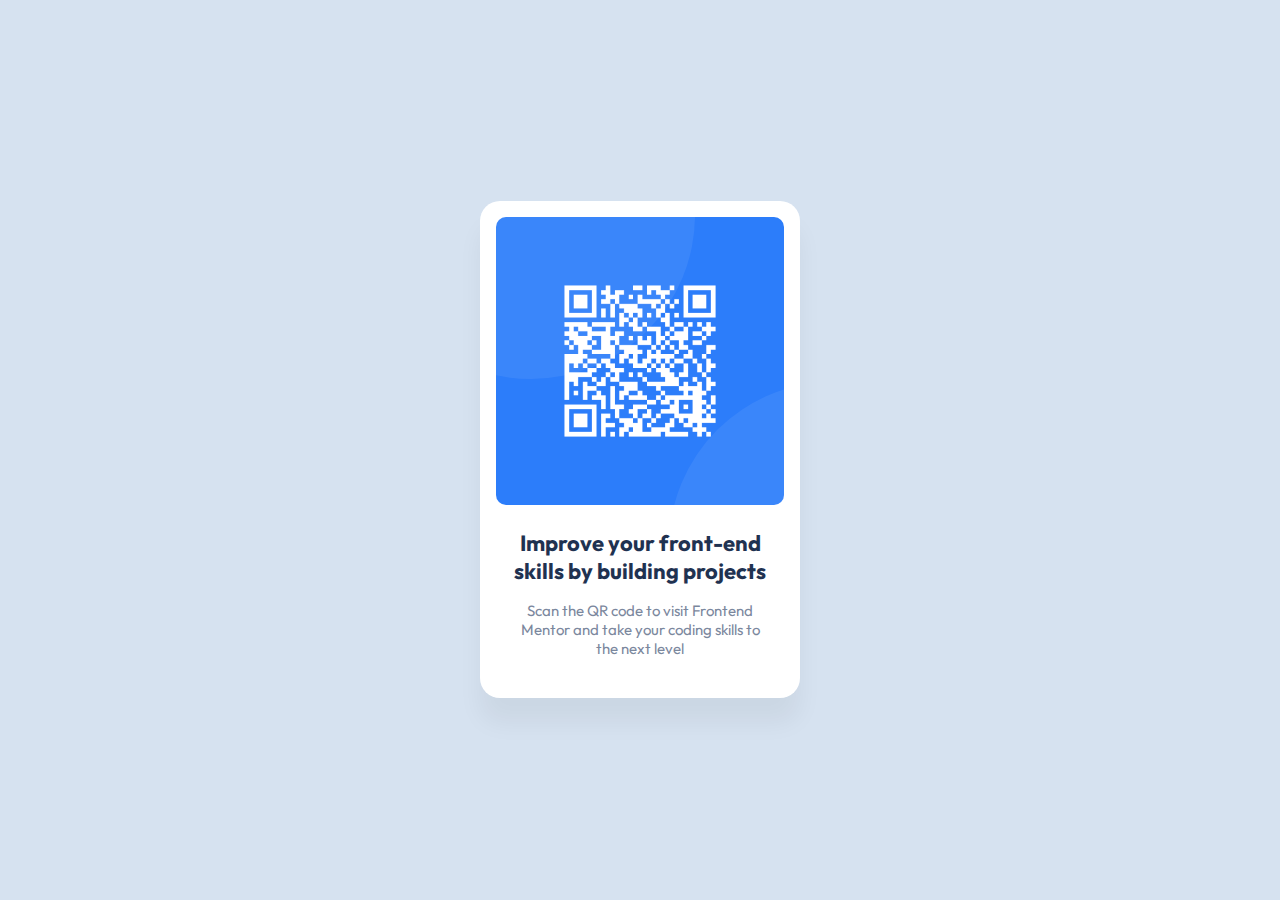
<file: qr_code_component/index.html>
<!DOCTYPE html>
<html lang="en">

<head>
	<title>QR Code</title>
	<meta charset="UTF-8">
	<meta name="format-detection" content="telephone=no">
	<!-- <style>body{opacity: 0;}</style> -->
	<link rel="stylesheet" href="css/style.min.css?_v=20240522195914">
	<link rel="shortcut icon" href="favicon.ico">
	<!-- <meta name="robots" content="noindex, nofollow"> -->
	<meta name="viewport" content="width=device-width, initial-scale=1.0">
</head>

<body>
	<div class="wrapper">
		<header class="header">
			<div class="header__container">
			</div>
		</header>
		<main class="page">
			<section class="page__qrcode qrcode">
				<div class="qrcode__container">
					<article class="qrcode__item item-qrcode">
						<div class="item-qrcode__image">
							<img src="img/qr-code.png" alt="qrcode">
						</div>
						<div class="item-qrcode__body">
							<h2 class="item-qrcode__title">
								Improve your front-end skills by building projects
							</h2>
							<p class="item-qrcode__text">
								Scan the QR code to visit Frontend Mentor and take your coding skills to the next level
							</p>
						</div>
					</article>
				</div>
			</section>
		</main>
		<footer class="footer">
			<div class="footer__container">
			</div>
		</footer>
	</div>
	<script src="js/app.min.js?_v=20240522195914"></script>
</body>

</html>
</file>
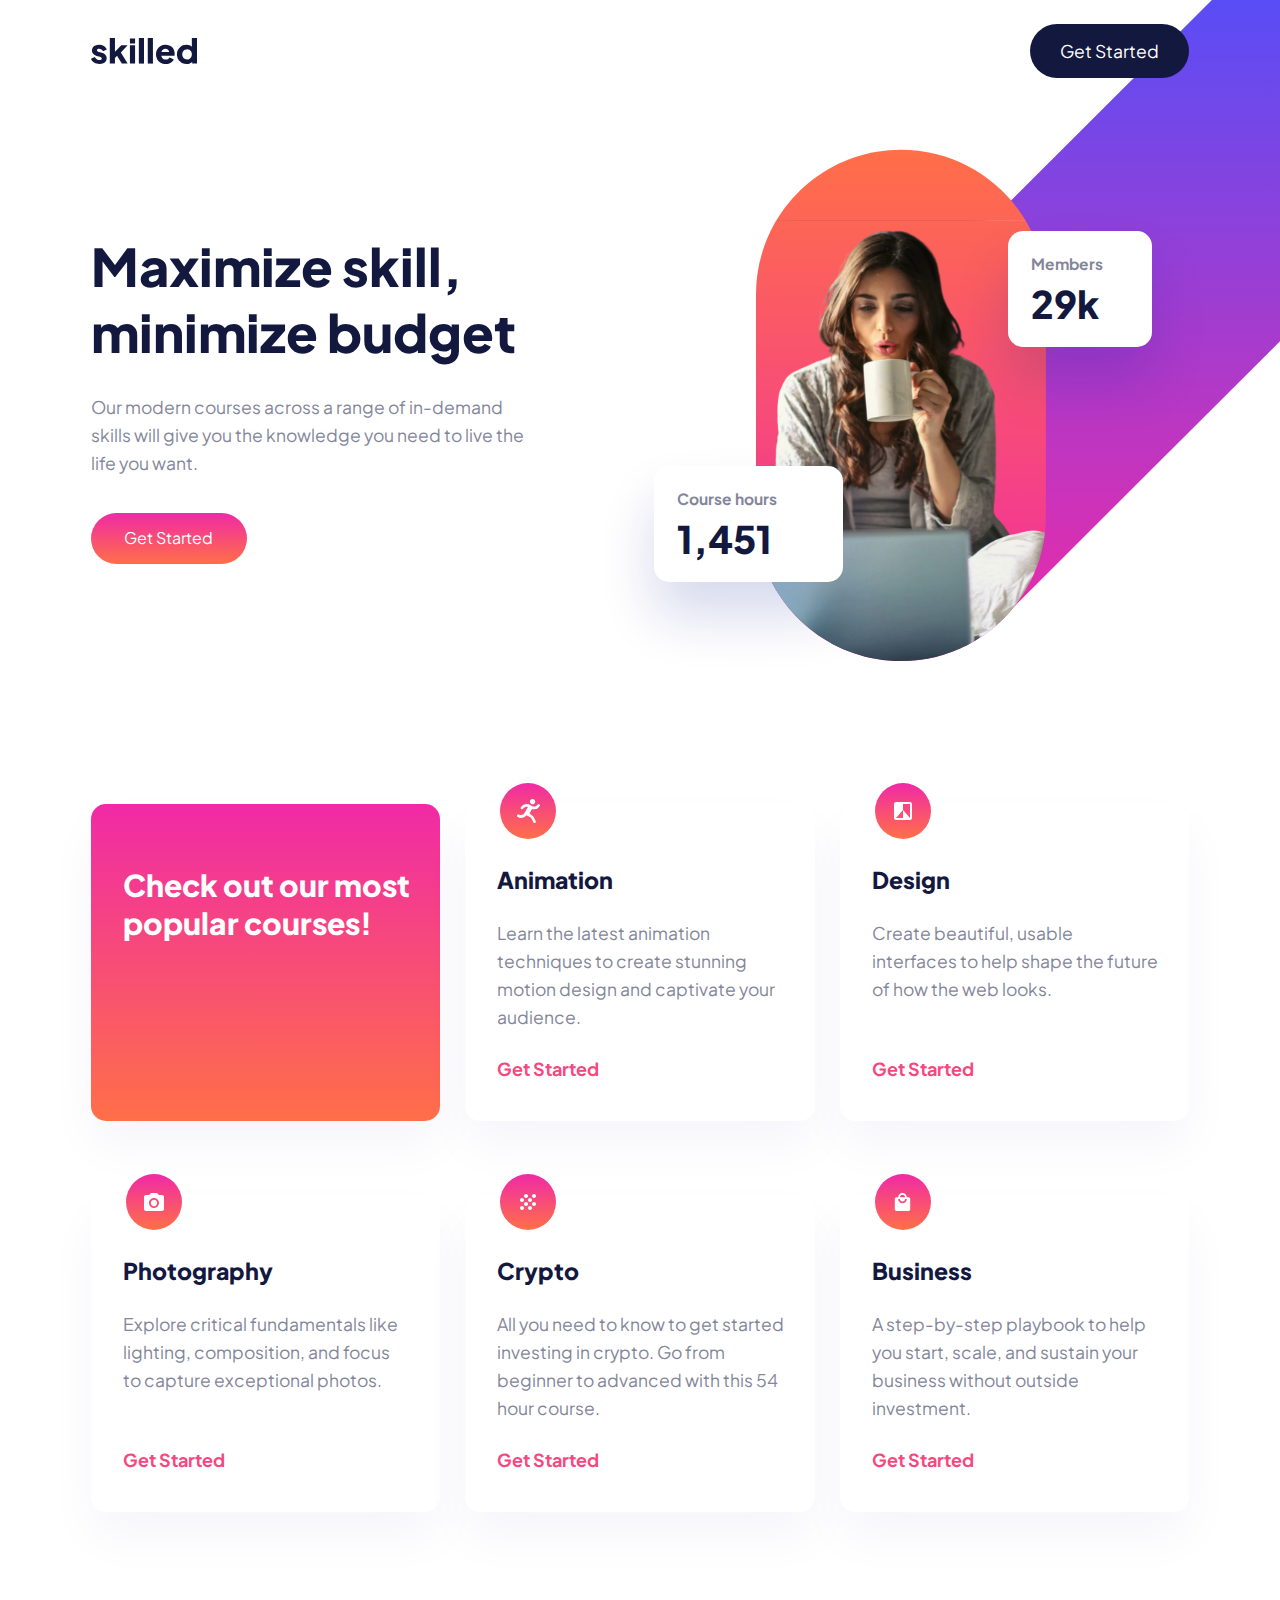
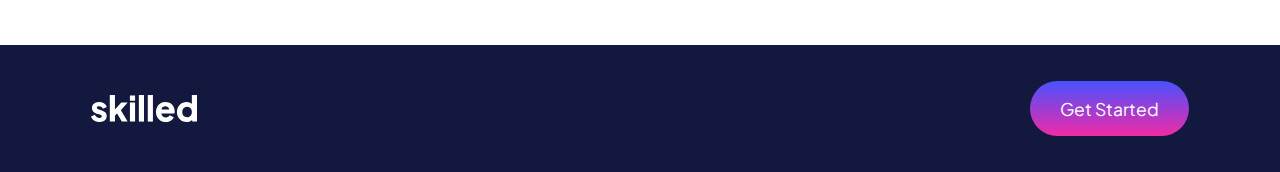
<file: skilled-lp/index.html>
<!DOCTYPE html>
<html lang="en">

<head>
	<title>Skilled</title>
	<meta charset="UTF-8">
	<meta name="format-detection" content="telephone=no">
	<!-- <style>body{opacity: 0;}</style> -->
	<link rel="stylesheet" href="css/style.min.css?_v=20240729124201">
	<link rel="shortcut icon" href="favicon.ico">
	<!-- <meta name="robots" content="noindex, nofollow"> -->
	<meta name="viewport" content="width=device-width, initial-scale=1.0">
</head>

<body>
	<div class="wrapper">
		<header class="header">
			<div class="header__container">
				<div class="header__logo"><img src="img/logo.svg" alt="logo"></div>
				<a href="" class="header__button button button--blue text text--medium">Get Started</a>
			</div>
		</header>
		<main class="page">
			<section class="page__content content">
				<div class="page__container">
					<div class="content__body">
						<div class="content__action">
							<h1 class="content__title title title--h1">
								Maximize skill, minimize budget
							</h1>
							<p class="content__text text text--medium">
								Our modern courses across a range of in-demand skills will
								give you the knowledge you need to live the life you want.
							</p>
							<a href="https://www.upwork.com/freelancers/~01a75a9a5d09ef15a6" target="_blank" class="content__button button button--gradient-pink">Get Started</a>
						</div>
						<div class="content__media">
							<div class="content__image">
								<img id="responsive-img" src="img/main-img.svg" alt="main">
							</div>
							<div class="content__label label label--1">
								<div class="label__text text text--small">Members</div>
								<div class="label__count title title--h2">29k</div>
							</div>
							<div class="content__label label label--2">
								<div class="label__text text text--small">Course hours</div>
								<div class="label__count title title--h2">1,451</div>
							</div>
						</div>
					</div>
				</div>
			</section>
			<section class="page__cards cards">
				<div class="cards__container">
					<div class="cards__items">
						<article class="cards__item item__card card card--gradient-pink">
							<h2 class="card__title title title--white title--h3">
								Check out our most popular courses!
							</h2>
						</article>
						<article class="cards__item item__card card card--animation">
							<div class="card__content">
								<h3 class="card__title title title--h4">Animation</h3>
								<p class="card__text text text--medium">Learn the latest animation techniques to create
									stunning motion design and captivate your audience.</p>
							</div>
							<a href="https://www.upwork.com/freelancers/~01a75a9a5d09ef15a6" target="_blank" target="_blank" class="card__link">Get Started</a>
						</article>
						<article class="cards__item item__card card  card--design">
							<div class="card__content">
								<h3 class="card__title title title--h4">Design</h3>
								<p class="card__text text text--medium">Create beautiful, usable interfaces to help shape the
									future
									of how the web looks.</p>
							</div>
							<a href="https://www.upwork.com/freelancers/~01a75a9a5d09ef15a6" target="_blank" class="card__link">Get Started</a>
						</article>
						<article class="cards__item item__card card card--photography">
							<div class="card__content">
								<h3 class="card__title title title--h4">Photography</h3>
								<p class="card__text text text--medium">Explore critical fundamentals like lighting,
									composition,
									and
									focus to capture exceptional photos.</p>
							</div>
							<a href="https://www.upwork.com/freelancers/~01a75a9a5d09ef15a6" target="_blank" class="card__link">Get Started</a>
						</article>
						<article class="cards__item item__card card card--crypto">
							<div class="card__content">
								<h3 class="card__title title title--h4">Crypto</h3>
								<p class="card__text text text--medium">All you need to know to get started investing in crypto.
									Go
									from beginner to advanced with this 54 hour course.</p>
							</div>
							<a href="https://www.upwork.com/freelancers/~01a75a9a5d09ef15a6" target="_blank" class="card__link">Get Started</a>
						</article>
						<article class="cards__item item__card card  card--business">
							<div class="card__content">
								<h3 class="card__title title title--h4">Business</h3>
								<p class="card__text text text--medium">A step-by-step playbook to help you start, scale, and
									sustain
									your business without outside investment.</p>
							</div>
							<a href="https://www.upwork.com/freelancers/~01a75a9a5d09ef15a6" target="_blank" class="card__link">Get Started</a>
						</article>
					</div>
				</div>
			</section>
		</main>
		<footer class="footer">
			<div class="footer__container">
				<a href="#" class="footer__logo"><img src="img/logo-white.svg" alt="logo"></a>
				<a href="" class="footer__button button button--gradient-purple text text--medium">Get Started</a>
			</div>
		</footer>
	</div>
	<!-- Документація: https://template.fls.guru/template-docs/modul-preloader.html -->
	<div id="fls-preloader">
		<!-- Скріпт прелоадера -->
		<script>
			function preloader() {
				const preloaderImages = document.querySelector('[data-preloader]') ? document.querySelectorAll('[data-preloader] img') : document.querySelectorAll('img');
				const preloaderContainer = document.querySelector('#fls-preloader');
				if (preloaderImages.length) {
					const preloaderStyleTemplate = `
                <style>
                    * {
                        padding: 0px;
                        margin: 0px;
                        border: 0px;
                        box-sizing: border-box;
                    }
                    /* Головний блок */
                    .fls-preloader{
                        pointer-events: none;
                        z-index: -1;
                        position: fixed;
                        width: 100%;
                        height: 100%;
                        top: 0;
                        left: 0;
								
                        display: flex;
								flex-direction: column;
                        justify-content:center;
                        align-items: center;
                    }

						.fls-preloader__logo {
							margin-bottom: 5px;
						}

						.progress {
							height: 4.5px;
							width: 145.6px;
							background: linear-gradient(#666ca3 0 0),
								linear-gradient(#666ca3 0 0),
								#f74780;
							background-size: 60% 100%;
							background-repeat: no-repeat;
							animation: progress-7x9cg2 3s infinite;
						}

						@keyframes progress-7x9cg2 {
							0% {
								background-position: -150% 0,-150% 0;
							}

							66% {
								background-position: 250% 0,-150% 0;
							}

							100% {
								background-position: 250% 0, 250% 0;
							}
						}

                    .lock body{
                        overflow: hidden;
                        touch-action: none;
                        overscroll-behavior: none;
                    }
                    .loading body>*:not(.fls-preloader){
                        opacity: 0;
                        visibility: hidden;
                    }
                    .loaded body>*:not(.fls-preloader){
                        transition: opacity 0.5s ease 0s;
                        opacity: 1;
                        visibility: visible;
                    }
                </style>`;

					document.head.insertAdjacentHTML("beforeend", preloaderStyleTemplate);

					const preloaderTemplate = `
                    <div class="fls-preloader">
						  		<div class="fls-preloader__logo"><img src="img/logo.svg" alt="logo"></div>
                        <div class="progress"></div>
                    </div>`;
					document.body.insertAdjacentHTML("beforeend", preloaderTemplate);

					const
						preloader = document.querySelector('.fls-preloader'),
						htmlDocument = document.documentElement;

					let imagesLoadedCount = progress = 0;

					htmlDocument.classList.add('loading');
					htmlDocument.classList.add('lock');

					preloaderImages.forEach(preloaderImage => {
						const imgClone = document.createElement('img');
						if (imgClone) {
							imgClone.onload = imageLoaded;
							imgClone.onerror = imageLoaded;
							preloaderImage.dataset.src ? imgClone.src = preloaderImage.dataset.src : imgClone.src = preloaderImage.src;
						}
					});

					function imageLoaded() {
						imagesLoadedCount++;
						progress = Math.round((100 / preloaderImages.length) * imagesLoadedCount);
						if (progress >= 100) {
							addLoadedClass();
						}
					}

					function addLoadedClass() {
						htmlDocument.classList.add('loaded');
						htmlDocument.classList.remove('lock');
						htmlDocument.classList.remove('loading');
						setTimeout(() => {
							preloader.remove();
							preloaderContainer.remove();
						}, 500);
					}
				} else {
					preloaderContainer.remove();
				}
			}
			preloader();
		</script>
	</div>
	<script src="js/app.min.js?_v=20240729124201"></script>
</body>

</html>
</file>
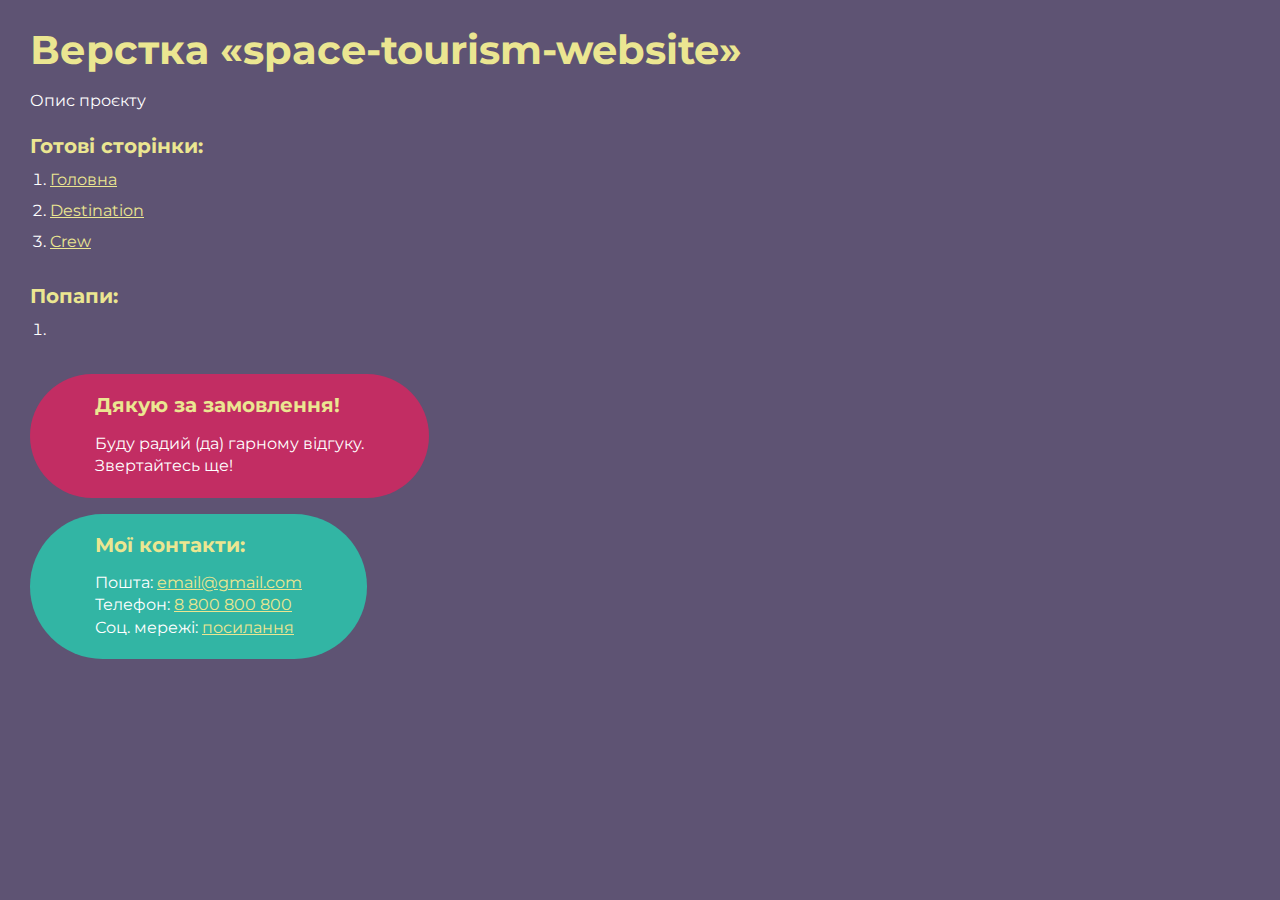
<file: space-tourism-website/index.html>
<!DOCTYPE html>
<html>

<head>
	<meta charset="UTF-8">
	<meta name="viewport" content="width=device-width, initial-scale=1.0">
	<title>Верстка «space-tourism-website»</title>
</head>

<body>
	<div class="rootpage">
		<h1>Верстка «space-tourism-website»</h1>
		<div class="rootpage__info">
			Опис проєкту
		</div>
		<h2>Готові сторінки:</h2>
		<ol class="rootpage__list">
			<li><a target="_blank" href="home.html">Головна</a></li>
			<li><a target="_blank" href="destination.html">Destination</a></li>
			<li><a target="_blank" href="crew.html">Crew</a></li>
		</ol>
		<h2>Попапи:</h2>
		<ol class="rootpage__list">
			<li><a target="_blank" href="home.html#"></a></li>
		</ol>
		<div class="rootpage__tnx">
			<h2>Дякую за замовлення!</h2>
			<p>Буду радий (да) гарному відгуку.</p>
			<p>Звертайтесь ще!</p>
		</div>
		<div class="rootpage__contacts">
			<h2>Мої контакти:</h2>
			<p>Пошта: <a href="mailto:email@gmail.com">email@gmail.com</a></p>
			<p>Телефон: <a href="tel:8800800800">8 800 800 800</a></p>
			<p>Соц. мережі: <a href="">посилання</a></p>
		</div>
	</div>
</body>
<style>
	@charset "UTF-8";
	@import url("https://fonts.googleapis.com/css?family=Montserrat:regular,700&display=swap");

	*,
	*::before,
	*::after {
		padding: 0px;
		margin: 0px;
		border: 0px;
		box-sizing: border-box;
	}

	html,
	body {
		height: 100%;
		margin: 0;
		padding: 0;
		min-width: 320px;
		width: 100%;
		color: #fff;
		background-color: #5e5373;
	}

	body {
		font-family: Montserrat;
		font-size: 100%;
		line-height: 1;
		font-size: 1rem;
	}

	a {
		text-decoration: underline;
		color: #ebe691
	}

	a:visited {
		text-decoration: underline;
		color: #aaa768;
	}

	a:hover {
		text-decoration: none;
	}

	ul li {
		list-style: none;
	}

	img {
		vertical-align: top;
	}

	.wrapper {
		width: 100%;
		min-height: 100%;
		overflow: hidden;
	}

	.rootpage {
		padding: 30px;
		display: flex;
		flex-direction: column;
		align-items: flex-start;
	}

	@media (max-width: 767px) {
		.rootpage {
			padding: 30px 15px;
		}
	}

	h1 {
		color: #ebe691;
		font-size: 2.5rem;
		margin: 0px 0px 1.25rem 0px;
	}

	@media (max-width: 767px) {
		h1 {
			font-size: 1.85rem;
			margin: 0px 0px 1.25rem 0px;
		}
	}

	h2 {
		color: #ebe691;
		font-size: 1.25rem;
		margin: 0px 0px 1rem 0px;
	}

	@media (max-width: 767px) {
		h2 {
			font-size: 1.125rem;
			margin: 0px 0px 1rem 0px;
		}
	}

	.rootpage__info {
		line-height: 140%;
		margin: 0px 0px 1.5rem 0px;
	}

	.rootpage__list {
		margin: 0px 0px 2.25rem 1.25rem;
	}

	.rootpage__list li:not(:last-child) {
		margin: 0px 0px 15px 0px;
	}

	.rootpage__contacts,
	.rootpage__tnx {
		border-radius: 200px;
		padding: 20px 65px;
		line-height: 140%;
	}

	@media (max-width: 767px) {

		.rootpage__contacts,
		.rootpage__tnx {
			border-radius: 40px;
			padding: 20px;
		}
	}

	.rootpage__contacts {
		background: #32b5a4;

	}

	.rootpage__contacts a {
		color: #ebe691;
	}

	.rootpage__tnx {
		background: #c22d63;
		margin: 0px 0px 1rem 0px;
	}
</style>

</html>
</file>
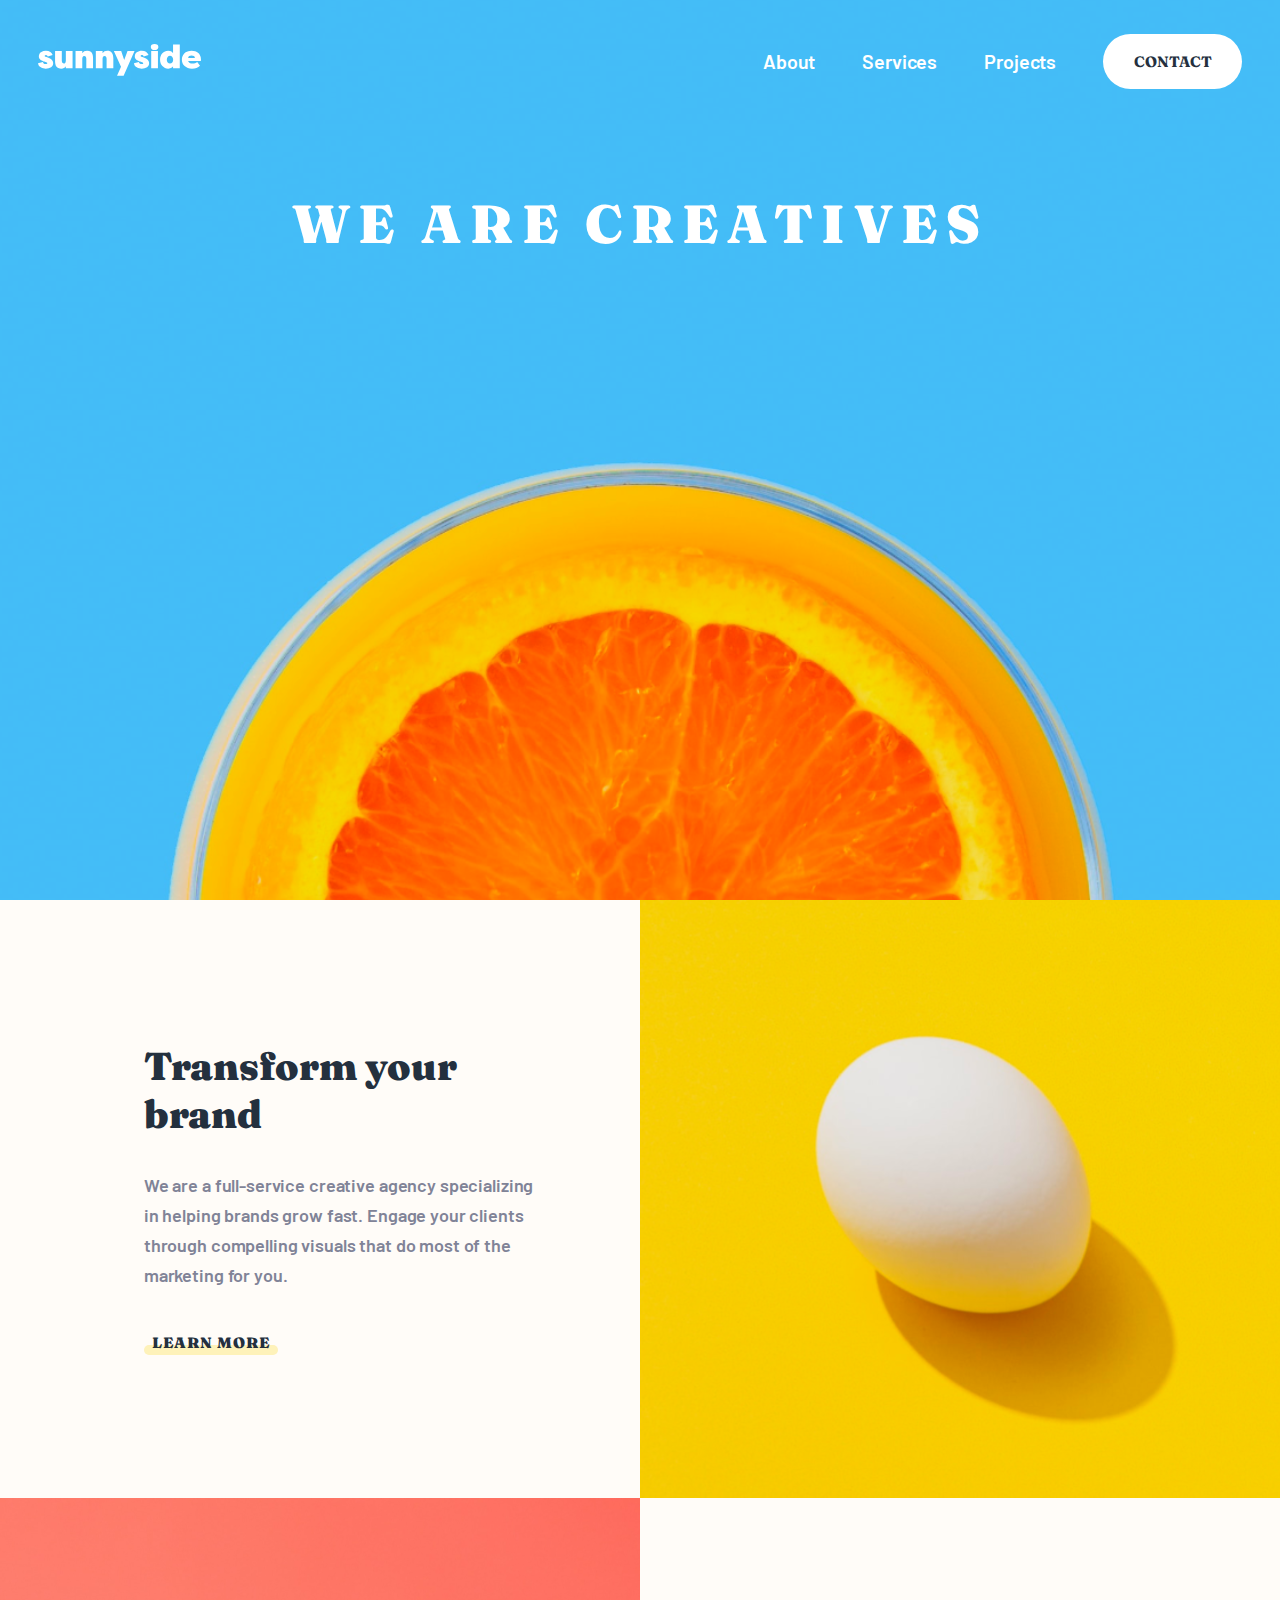
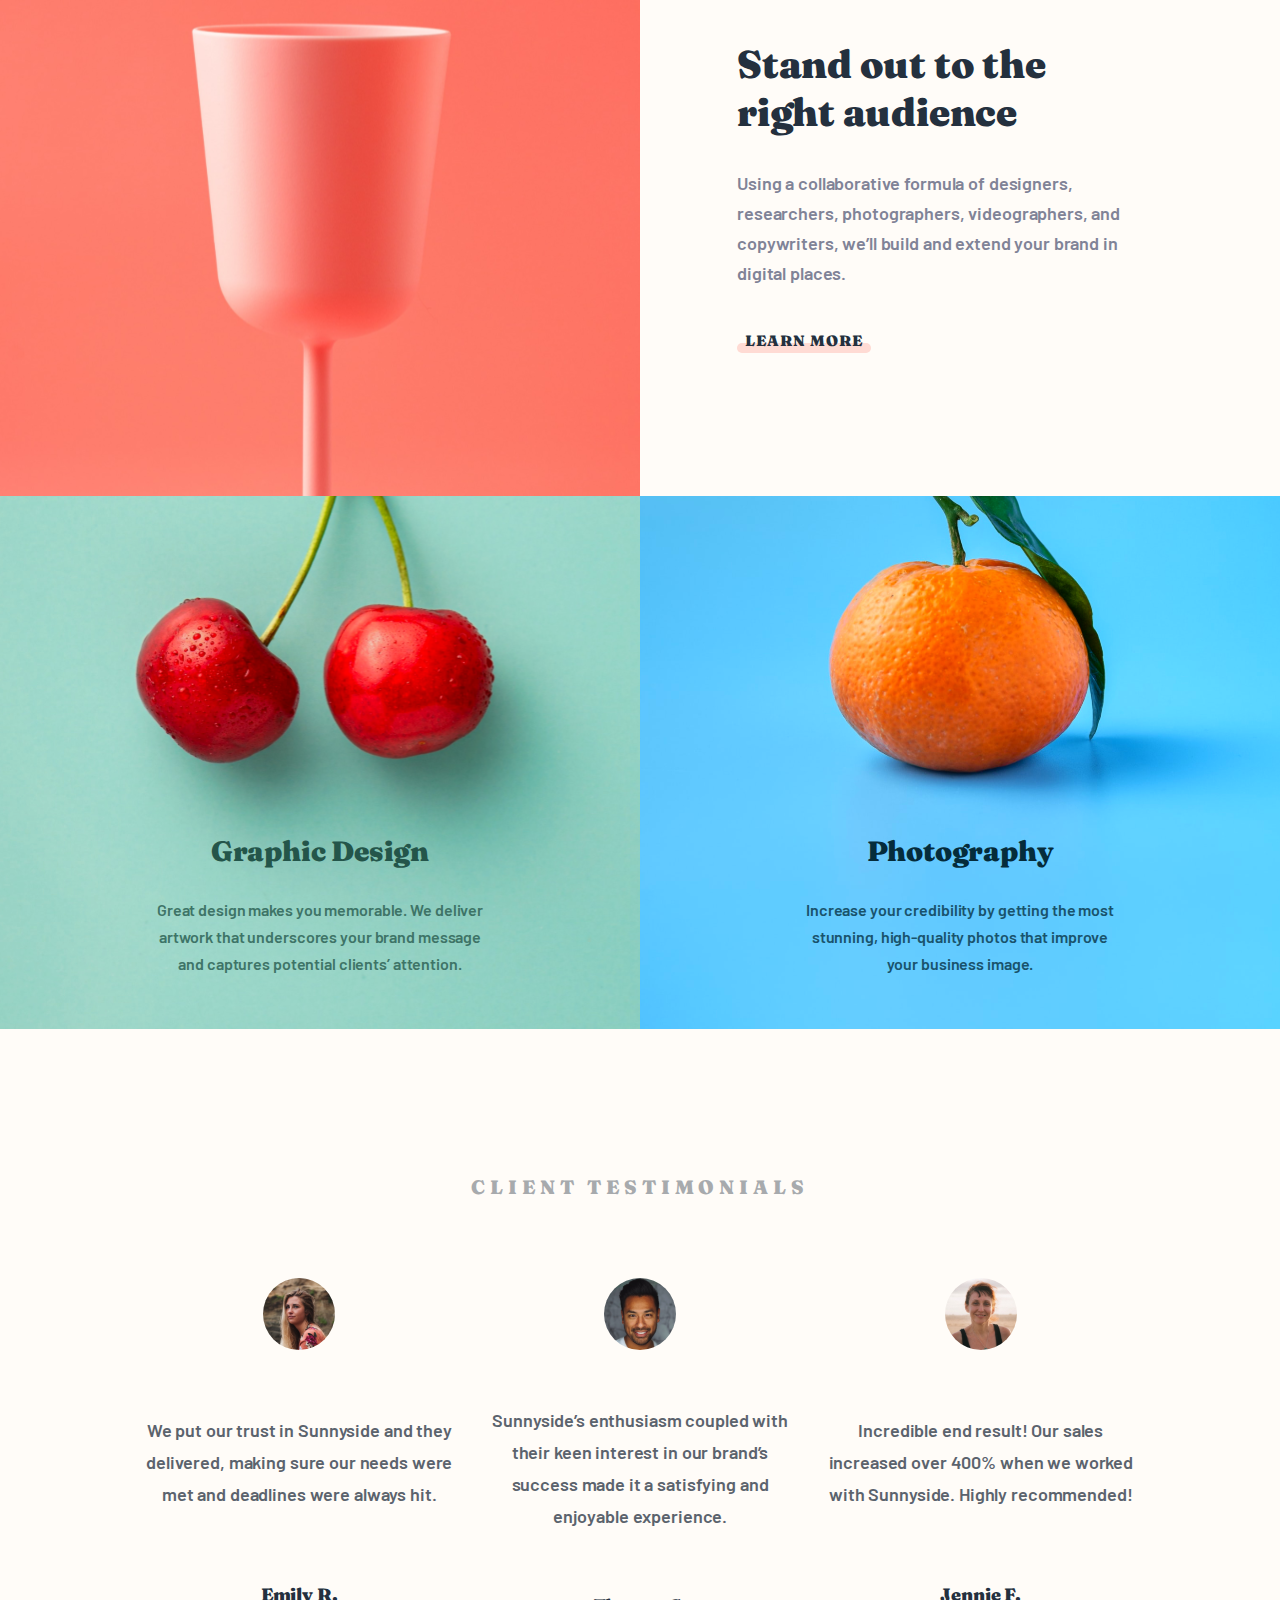
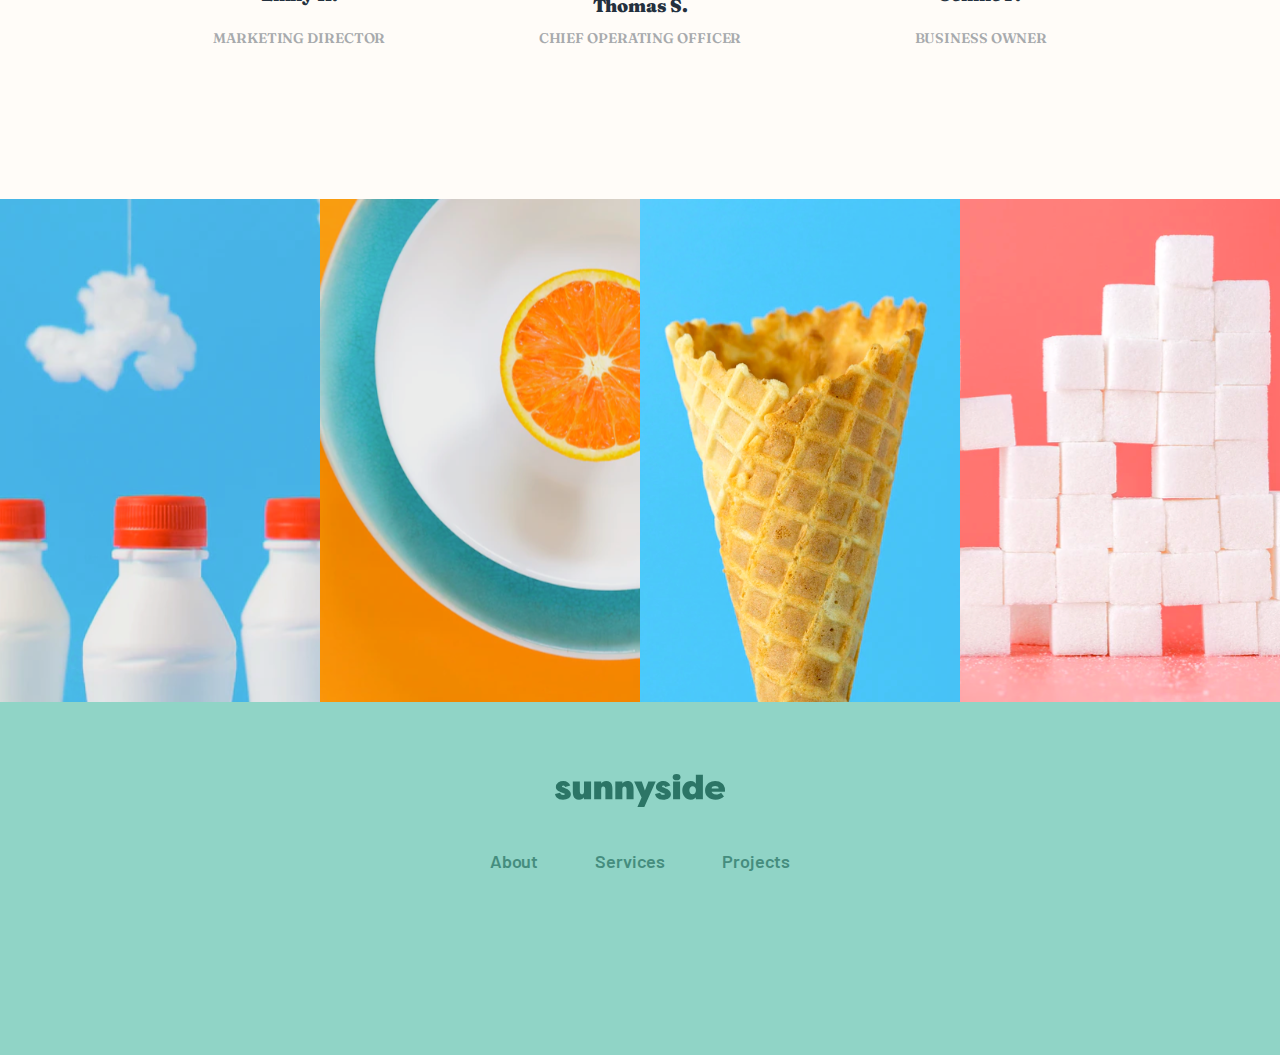
<file: sunnyside-agency-lp/index.html>
<!DOCTYPE html>
<html lang="en">

<head>
	<title>Sunnyside Agancy</title>
	<meta charset="UTF-8">
	<meta name="format-detection" content="telephone=no">
	<!-- <style>body{opacity: 0;}</style> -->
	<link rel="stylesheet" href="css/style.min.css?_v=20240802194217">
	<link rel="shortcut icon" href="favicon.ico">
	<link rel="stylesheet" href="https://i.icomoon.io/public/temp/404debad56/Frontend/style.css?_v=20240802194217">
	<!-- <meta name="robots" content="noindex, nofollow"> -->
	<meta name="viewport" content="width=device-width, initial-scale=1.0">
</head>

<body>
	<div class="wrapper">
		<header class="header">
			<div class="header__container">
				<div class="header__main">
					<a href="https://www.upwork.com/freelancers/~01a75a9a5d09ef15a6" class="header__logo">
						<svg width="170.000000" height="33.000000" viewBox="0 0 170 33" fill="none"
							xmlns="http://www.w3.org/2000/svg" xmlns:xlink="http://www.w3.org/1999/xlink">
							<desc>
								Created with Pixso.
							</desc>
							<defs />
							<path id="sunnyside"
								d="M13.6494 24.2375Q11.4314 25.7236 8.05322 25.7236Q3.69849 25.7236 1.65601 23.5504Q0.369141 22.1815 0 19.9503L5.11865 18.7888Q5.3291 19.7528 5.92456 20.2917Q6.67944 20.9751 8.05322 20.9751Q9.35742 20.9751 9.64429 20.4348Q9.72534 20.2825 9.72534 20.0869Q9.72534 19.9089 9.65088 19.771Q9.59692 19.6708 9.50342 19.5917C9.35571 19.4663 9.03149 19.3126 8.53101 19.1305L6.48364 18.3789L5.90332 18.174C5.4939 18.0372 5.16968 17.9177 4.93091 17.8152C4.69214 17.7128 4.34521 17.5476 3.89014 17.3198C3.43506 17.0922 3.05981 16.8473 2.76392 16.5854C2.46826 16.3235 2.16113 16.016 1.84277 15.6631Q1.71167 15.5177 1.59839 15.3595L1.59839 15.3595Q1.29932 14.9413 1.12598 14.4332C0.966797 13.9663 0.887207 13.4596 0.887207 12.9131Q0.887207 11.6232 1.3877 10.5715Q1.90796 9.47852 2.96875 8.64282Q3.23486 8.43323 3.51831 8.25037L3.51831 8.25037Q5.45166 7.00305 8.1897 7.00305Q11.0806 7.00305 12.9387 8.38831Q14.4585 9.52124 15.2874 11.5807L10.2031 13.0155Q9.78662 12.14 9.10327 11.7987Q8.66675 11.5807 8.12158 11.5807Q7.40649 11.5807 7.14551 11.9249Q6.99536 12.1229 6.99536 12.4348C6.99536 12.6398 7.08643 12.8105 7.26831 12.9473Q7.54126 13.1522 8.1897 13.3572L10.1689 14.177C13.8542 15.4524 15.7539 17.3655 15.8677 19.9161Q15.8677 21.5255 15.1528 22.7002Q14.6086 23.5951 13.6494 24.2375ZM27.4961 24.7697Q26.1001 25.7236 24.0525 25.7236Q21.6221 25.7236 20.1375 24.5386Q17.8079 22.679 17.8079 17.9006L17.8079 7.37891L24.8372 7.37891L24.8372 17.2174Q24.8372 19.2659 25.7976 19.9342Q26.2627 20.2578 26.9529 20.2578Q27.6172 20.2578 28.0696 19.9481Q29.0344 19.2875 29.0344 17.2174L29.0344 7.37891L36.064 7.37891L36.064 25.3478L29.0344 25.3478L29.0344 23.1273Q28.4028 24.1498 27.4961 24.7697ZM46.1938 15.5093L46.1938 25.3478L39.1643 25.3478L39.1643 7.37891L46.1938 7.37891L46.1938 9.59937C47.2632 7.86853 48.9238 7.00305 51.176 7.00305Q53.6064 7.00305 55.0908 8.18811Q57.4207 10.0479 57.4207 14.826L57.4207 25.3478L50.3911 25.3478L50.3911 15.5093C50.3911 13.4824 49.6858 12.469 48.2754 12.469Q47.6111 12.469 47.1589 12.7786Q46.1938 13.4392 46.1938 15.5093ZM67.3457 15.5093L67.3457 25.3478L60.3164 25.3478L60.3164 7.37891L67.3457 7.37891L67.3457 9.59937C68.415 7.86853 70.0757 7.00305 72.3279 7.00305C76.491 7.00305 78.5725 9.61072 78.5725 14.826L78.5725 25.3478L71.543 25.3478L71.543 15.5093C71.543 13.4824 70.8379 12.469 69.4272 12.469C68.0396 12.469 67.3457 13.4824 67.3457 15.5093ZM100.714 7.37891L89.3167 33L82.4236 33L86.5867 23.6056L79.1135 7.37891L86.7915 7.37891L89.8967 16.5684L93.3774 7.37891L100.714 7.37891ZM113.71 24.2375C112.232 25.2283 110.366 25.7236 108.114 25.7236Q103.759 25.7236 101.717 23.5504Q100.43 22.1815 100.061 19.9503L105.179 18.7888C105.498 20.2463 106.476 20.9751 108.114 20.9751C109.229 20.9751 109.786 20.6791 109.786 20.0869C109.786 19.882 109.712 19.7169 109.564 19.5917C109.417 19.4663 109.092 19.3126 108.592 19.1305L106.544 18.3789L105.964 18.174C105.555 18.0372 105.23 17.9177 104.992 17.8152C104.753 17.7128 104.406 17.5476 103.951 17.3198C103.496 17.0922 103.121 16.8473 102.825 16.5854C102.529 16.3235 102.222 16.016 101.904 15.6631Q101.772 15.5177 101.659 15.3595Q101.36 14.9414 101.187 14.4332C101.028 13.9663 100.948 13.4596 100.948 12.9131C100.948 11.1594 101.642 9.73608 103.03 8.64282C104.417 7.54968 106.157 7.00305 108.25 7.00305C111.754 7.00305 114.12 8.52893 115.348 11.5807L110.264 13.0155C109.809 12.059 109.115 11.5807 108.182 11.5807C107.432 11.5807 107.056 11.8655 107.056 12.4348C107.056 12.6398 107.147 12.8105 107.329 12.9473C107.511 13.0839 107.818 13.2205 108.25 13.3572L110.23 14.177C113.915 15.4524 115.815 17.3655 115.928 19.9161Q115.928 21.5255 115.214 22.7002Q114.669 23.5951 113.71 24.2375ZM124.489 5.39746C123.806 5.98962 122.839 6.28577 121.588 6.28577Q119.711 6.28577 118.688 5.39746C118.005 4.80542 117.664 4.05383 117.664 3.14282Q117.664 2.31824 118.007 1.67712Q118.246 1.22937 118.653 0.871094C119.313 0.290405 120.291 0 121.588 0C122.885 0 123.863 0.290405 124.523 0.871094Q124.93 1.22937 125.169 1.67712Q125.512 2.31824 125.512 3.14282Q125.512 3.84229 125.244 4.4165Q124.988 4.96399 124.489 5.39746ZM125.103 25.3478L118.073 25.3478L118.073 7.37891L125.103 7.37891L125.103 25.3478ZM139.631 24.5546Q138.149 25.7236 135.745 25.7236C133.333 25.7236 131.325 24.8411 129.722 23.076C128.118 21.311 127.316 19.0735 127.316 16.3634C127.316 13.6532 128.118 11.4156 129.722 9.65063C131.325 7.88562 133.333 7.00305 135.745 7.00305Q138.11 7.00305 139.583 8.14978Q140.341 8.73987 140.863 9.63354L140.863 0.649048L147.893 0.649048L147.893 25.3478L140.863 25.3478L140.863 23.1273Q140.358 23.9814 139.631 24.5546ZM137.656 20.3602C136.655 20.3602 135.853 19.9845 135.25 19.2329C134.647 18.4813 134.345 17.5249 134.345 16.3634C134.345 15.2019 134.641 14.2454 135.233 13.4938C135.847 12.7422 136.655 12.3665 137.656 12.3665C138.656 12.3665 139.458 12.7422 140.061 13.4938C140.664 14.2454 140.966 15.2019 140.966 16.3634C140.966 17.5249 140.664 18.4813 140.061 19.2329C139.458 19.9845 138.656 20.3602 137.656 20.3602ZM168.976 22.6149C166.974 24.6874 164.188 25.7236 160.616 25.7236C157.385 25.7236 154.821 24.8411 152.921 23.076C151.021 21.311 150.072 19.0963 150.072 16.4316C150.072 13.8354 150.97 11.6149 152.768 9.77014Q153.336 9.18652 153.991 8.72595Q156.442 7.00305 160.104 7.00305C162.993 7.00305 165.365 7.823 167.219 9.46277Q168.078 10.2228 168.672 11.1525Q170 13.2313 170 16.1583C170 16.8188 169.943 17.354 169.829 17.7639L156.624 17.7639C156.624 18.3334 157.05 18.9254 157.903 19.5404Q159.183 20.4628 161.23 20.4628C163.027 20.4628 164.643 19.882 166.076 18.7205L168.976 22.6149ZM163.653 14.5187L156.624 14.5187C156.669 13.676 157.033 13.0326 157.715 12.5885C158.398 12.1444 159.206 11.9224 160.138 11.9224C161.071 11.9224 161.878 12.1501 162.561 12.6056C163.243 13.061 163.607 13.6987 163.653 14.5187Z"
								clip-rule="evenodd" fill="#FFFFFF" fill-opacity="1.000000" fill-rule="evenodd" />
						</svg>
					</a>
					<div class="header__menu menu">
						<button type="button" class="menu__icon icon-menu"><span></span></button>
						<nav class="menu__body">
							<ul class="menu__list text text--hdft text--hdft_hd">
								<li class="menu__item"><a href="#about" class="menu__link">About</a>
								</li>
								<li class="menu__item "><a href="#services" class="menu__link">Services</a>
								</li>
								<li class="menu__item"><a href="#projects" class="menu__link">Projects</a>
								</li>
								<li class="menu__item">
									<a href="#contact" class="header__button button"><span>CONTACT</span></a>
								</li>
							</ul>
						</nav>
					</div>
				</div>

				<div class="header__content">
					<h1 class="header__title title title--h1">We are creatives</h1>
					<a href="#about" class="header__icon _icon-arrow"></a>
				</div>
			</div>
		</header>
		<main class="page">
			<section class="page__content content" id="about">
				<div class="content__container">
					<div class="content__item item-content item-content--1">
						<h2 class="item-content__title title title--h2">Transform your brand</h2>
						<p class="item-content__text text text--grey">We are a full-service creative agency specializing in
							helping brands grow fast. Engage your clients through compelling
							visuals that do most of the marketing for you.</p>
						<a href="https://www.upwork.com/freelancers/~01a75a9a5d09ef15a6" class="item-content__link item-content__link--yellow title title--link ">LEARN MORE</a>
					</div>
					<div class="content__image content__image--1">
						<img src="img/content/egg.svg" alt="egg" class="content__img">
					</div>
					<div class="content__image">
						<img src="img/content/wineglass.svg" alt="wineglass" class="content__img">
					</div>
					<div class="content__item item-content">
						<h2 class="item-content__title title title--h2">Stand out to the right audience</h2>
						<p class="item-content__text text text--grey">Using a collaborative formula of designers,
							researchers,
							photographers, videographers, and copywriters, we’ll build and
							extend your brand in digital places.</p>
						<a href="https://www.upwork.com/freelancers/~01a75a9a5d09ef15a6" class="item-content__link item-content__link--pink title title--link">LEARN MORE</a>
					</div>
					<div class="item-content__colorful colorful-item">
						<img src="img/content/cherry.svg" alt="cherry"
							class="content__img item-content__image colorful-item__image">
						<div class="colorful-item__content">
							<h3 class="colorful-item__title title title--h3 title--h3_green">Graphic Design</h3>
							<p class="colorful-item__text text text--colorful text--colorful_green">Great design makes you
								memorable. We
								deliver
								artwork that underscores your brand message and captures potential clients’
								attention.</p>
						</div>
					</div>
					<div class="item-content__colorful colorful-item">
						<img src="img/content/orange.svg" alt="orange"
							class="content__img item-content__image colorful-item__image">
						<div class="colorful-item__content">
							<h3 class="colorful-item__title title title--h3 title--h3_blue">Photography</h3>
							<p class="colorful-item__text text text--colorful text--colorful_blue">Increase your credibility
								by
								getting the
								most
								stunning, high-quality photos that improve your business image.</p>
						</div>
					</div>
				</div>
			</section>
			<section class="page__testimonials testimonials" id="services">
				<div class="testimonials__container">
					<h2 class="testimonials__title title title--h4">
						CLIENT TESTIMONIALS
					</h2>
					<div class="testimonials__items">
						<article class="testimonials__item item-testimonials">
							<img src="img/testimonials/emily.svg" alt="Photo Emily R." class="item-testimonials__image">
							<p class="item-testimonials__text text text--dark-grey">
								We put our trust in Sunnyside and they delivered, making sure our needs were met and deadlines
								were always hit.
							</p>
							<h4 class="item-testimonials__title title title--h2 title--h2_testim">
								Emily R.
							</h4>
							<p class="item-testimonials__position title title--h4 title--h4_testim">
								Marketing Director
							</p>
						</article>
						<article class="testimonials__item item-testimonials">
							<img src="img/testimonials/thomas.svg" alt="Photo Thomas S." class="item-testimonials__image">
							<p class="item-testimonials__text text text--dark-grey">
								Sunnyside’s enthusiasm coupled with their keen interest in our brand’s success made it a
								satisfying and enjoyable
								experience.
							</p>
							<h4 class="item-testimonials__title title title--h2 title--h2_testim">
								Thomas S.
							</h4>
							<p class="item-testimonials__position title title--h4 title--h4_testim">
								Chief Operating Officer
							</p>
						</article>
						<article class="testimonials__item item-testimonials">
							<img src="img/testimonials/jennie.svg" alt="Photo Jennie F." class="item-testimonials__image">
							<p class="item-testimonials__text text text--dark-grey">
								Incredible end result! Our sales increased over 400% when we worked with Sunnyside. Highly
								recommended!
							</p>
							<h4 class="item-testimonials__title title title--h2 title--h2_testim">
								Jennie F.
							</h4>
							<p class="item-testimonials__position title title--h4 title--h4_testim">
								Business Owner
							</p>
						</article>
					</div>
				</div>
			</section>
			<div class="page__bitmap bitmap" id="projects">
				<div class="bitmap__container">
					<div class="bitmap__image">
						<img src="img/bitmap/milk.svg" alt="Milk">
					</div>
					<div class="bitmap__image">
						<img src="img/bitmap/plate.svg" alt="Plate with eggs">
					</div>
					<div class="bitmap__image">
						<img src="img/bitmap/cone.svg" alt="Icecream cone">
					</div>
					<div class="bitmap__image">
						<img src="img/bitmap/sugar.svg" alt="Sugar">
					</div>
				</div>
			</div>
		</main>
		<footer class="footer" id="contact">
			<div class="footer__container">
				<a href="https://www.upwork.com/freelancers/~01a75a9a5d09ef15a6" class="footer__logo">
					<svg width="170.000000" height="33.000000" viewBox="0 0 170 33" fill="none"
						xmlns="http://www.w3.org/2000/svg" xmlns:xlink="http://www.w3.org/1999/xlink">
						<desc>
							Created with Pixso.
						</desc>
						<defs />
						<path id="sunnyside-footer"
							d="M13.6494 24.2375Q11.4314 25.7236 8.05322 25.7236Q3.69849 25.7236 1.65601 23.5504Q0.369141 22.1815 0 19.9503L5.11865 18.7888Q5.3291 19.7528 5.92456 20.2917Q6.67944 20.9751 8.05322 20.9751Q9.35742 20.9751 9.64429 20.4348Q9.72534 20.2825 9.72534 20.0869Q9.72534 19.9089 9.65088 19.771Q9.59692 19.6708 9.50342 19.5917C9.35571 19.4663 9.03149 19.3126 8.53101 19.1305L6.48364 18.3789L5.90332 18.174C5.4939 18.0372 5.16968 17.9177 4.93091 17.8152C4.69214 17.7128 4.34521 17.5476 3.89014 17.3198C3.43506 17.0922 3.05981 16.8473 2.76392 16.5854C2.46826 16.3235 2.16113 16.016 1.84277 15.6631Q1.71167 15.5177 1.59839 15.3595L1.59839 15.3595Q1.29932 14.9413 1.12598 14.4332C0.966797 13.9663 0.887207 13.4596 0.887207 12.9131Q0.887207 11.6232 1.3877 10.5715Q1.90796 9.47852 2.96875 8.64282Q3.23486 8.43323 3.51831 8.25037L3.51831 8.25037Q5.45166 7.00305 8.1897 7.00305Q11.0806 7.00305 12.9387 8.38831Q14.4585 9.52124 15.2874 11.5807L10.2031 13.0155Q9.78662 12.14 9.10327 11.7987Q8.66675 11.5807 8.12158 11.5807Q7.40649 11.5807 7.14551 11.9249Q6.99536 12.1229 6.99536 12.4348C6.99536 12.6398 7.08643 12.8105 7.26831 12.9473Q7.54126 13.1522 8.1897 13.3572L10.1689 14.177C13.8542 15.4524 15.7539 17.3655 15.8677 19.9161Q15.8677 21.5255 15.1528 22.7002Q14.6086 23.5951 13.6494 24.2375ZM27.4961 24.7697Q26.1001 25.7236 24.0525 25.7236Q21.6221 25.7236 20.1375 24.5386Q17.8079 22.679 17.8079 17.9006L17.8079 7.37891L24.8372 7.37891L24.8372 17.2174Q24.8372 19.2659 25.7976 19.9342Q26.2627 20.2578 26.9529 20.2578Q27.6172 20.2578 28.0696 19.9481Q29.0344 19.2875 29.0344 17.2174L29.0344 7.37891L36.064 7.37891L36.064 25.3478L29.0344 25.3478L29.0344 23.1273Q28.4028 24.1498 27.4961 24.7697ZM46.1938 15.5093L46.1938 25.3478L39.1643 25.3478L39.1643 7.37891L46.1938 7.37891L46.1938 9.59937C47.2632 7.86853 48.9238 7.00305 51.176 7.00305Q53.6064 7.00305 55.0908 8.18811Q57.4207 10.0479 57.4207 14.826L57.4207 25.3478L50.3911 25.3478L50.3911 15.5093C50.3911 13.4824 49.6858 12.469 48.2754 12.469Q47.6111 12.469 47.1589 12.7786Q46.1938 13.4392 46.1938 15.5093ZM67.3457 15.5093L67.3457 25.3478L60.3164 25.3478L60.3164 7.37891L67.3457 7.37891L67.3457 9.59937C68.415 7.86853 70.0757 7.00305 72.3279 7.00305C76.491 7.00305 78.5725 9.61072 78.5725 14.826L78.5725 25.3478L71.543 25.3478L71.543 15.5093C71.543 13.4824 70.8379 12.469 69.4272 12.469C68.0396 12.469 67.3457 13.4824 67.3457 15.5093ZM100.714 7.37891L89.3167 33L82.4236 33L86.5867 23.6056L79.1135 7.37891L86.7915 7.37891L89.8967 16.5684L93.3774 7.37891L100.714 7.37891ZM113.71 24.2375C112.232 25.2283 110.366 25.7236 108.114 25.7236Q103.759 25.7236 101.717 23.5504Q100.43 22.1815 100.061 19.9503L105.179 18.7888C105.498 20.2463 106.476 20.9751 108.114 20.9751C109.229 20.9751 109.786 20.6791 109.786 20.0869C109.786 19.882 109.712 19.7169 109.564 19.5917C109.417 19.4663 109.092 19.3126 108.592 19.1305L106.544 18.3789L105.964 18.174C105.555 18.0372 105.23 17.9177 104.992 17.8152C104.753 17.7128 104.406 17.5476 103.951 17.3198C103.496 17.0922 103.121 16.8473 102.825 16.5854C102.529 16.3235 102.222 16.016 101.904 15.6631Q101.772 15.5177 101.659 15.3595Q101.36 14.9414 101.187 14.4332C101.028 13.9663 100.948 13.4596 100.948 12.9131C100.948 11.1594 101.642 9.73608 103.03 8.64282C104.417 7.54968 106.157 7.00305 108.25 7.00305C111.754 7.00305 114.12 8.52893 115.348 11.5807L110.264 13.0155C109.809 12.059 109.115 11.5807 108.182 11.5807C107.432 11.5807 107.056 11.8655 107.056 12.4348C107.056 12.6398 107.147 12.8105 107.329 12.9473C107.511 13.0839 107.818 13.2205 108.25 13.3572L110.23 14.177C113.915 15.4524 115.815 17.3655 115.928 19.9161Q115.928 21.5255 115.214 22.7002Q114.669 23.5951 113.71 24.2375ZM124.489 5.39746C123.806 5.98962 122.839 6.28577 121.588 6.28577Q119.711 6.28577 118.688 5.39746C118.005 4.80542 117.664 4.05383 117.664 3.14282Q117.664 2.31824 118.007 1.67712Q118.246 1.22937 118.653 0.871094C119.313 0.290405 120.291 0 121.588 0C122.885 0 123.863 0.290405 124.523 0.871094Q124.93 1.22937 125.169 1.67712Q125.512 2.31824 125.512 3.14282Q125.512 3.84229 125.244 4.4165Q124.988 4.96399 124.489 5.39746ZM125.103 25.3478L118.073 25.3478L118.073 7.37891L125.103 7.37891L125.103 25.3478ZM139.631 24.5546Q138.149 25.7236 135.745 25.7236C133.333 25.7236 131.325 24.8411 129.722 23.076C128.118 21.311 127.316 19.0735 127.316 16.3634C127.316 13.6532 128.118 11.4156 129.722 9.65063C131.325 7.88562 133.333 7.00305 135.745 7.00305Q138.11 7.00305 139.583 8.14978Q140.341 8.73987 140.863 9.63354L140.863 0.649048L147.893 0.649048L147.893 25.3478L140.863 25.3478L140.863 23.1273Q140.358 23.9814 139.631 24.5546ZM137.656 20.3602C136.655 20.3602 135.853 19.9845 135.25 19.2329C134.647 18.4813 134.345 17.5249 134.345 16.3634C134.345 15.2019 134.641 14.2454 135.233 13.4938C135.847 12.7422 136.655 12.3665 137.656 12.3665C138.656 12.3665 139.458 12.7422 140.061 13.4938C140.664 14.2454 140.966 15.2019 140.966 16.3634C140.966 17.5249 140.664 18.4813 140.061 19.2329C139.458 19.9845 138.656 20.3602 137.656 20.3602ZM168.976 22.6149C166.974 24.6874 164.188 25.7236 160.616 25.7236C157.385 25.7236 154.821 24.8411 152.921 23.076C151.021 21.311 150.072 19.0963 150.072 16.4316C150.072 13.8354 150.97 11.6149 152.768 9.77014Q153.336 9.18652 153.991 8.72595Q156.442 7.00305 160.104 7.00305C162.993 7.00305 165.365 7.823 167.219 9.46277Q168.078 10.2228 168.672 11.1525Q170 13.2313 170 16.1583C170 16.8188 169.943 17.354 169.829 17.7639L156.624 17.7639C156.624 18.3334 157.05 18.9254 157.903 19.5404Q159.183 20.4628 161.23 20.4628C163.027 20.4628 164.643 19.882 166.076 18.7205L168.976 22.6149ZM163.653 14.5187L156.624 14.5187C156.669 13.676 157.033 13.0326 157.715 12.5885C158.398 12.1444 159.206 11.9224 160.138 11.9224C161.071 11.9224 161.878 12.1501 162.561 12.6056C163.243 13.061 163.607 13.6987 163.653 14.5187Z"
							clip-rule="evenodd" fill="#FFFFFF" fill-opacity="1.000000" fill-rule="evenodd" />
					</svg>
				</a>
				<div class="footer__menu menu-footer">
					<nav class="menu-footer__body">
						<ul class="menu-footer__list text text--hdft text--hdft_ft">
							<li class="menu-footer__item"><a href="#about" class="menu-footer__link">About</a></li>
							<li class="menu-footer__item"><a href="#services" class="menu-footer__link">Services</a></li>
							<li class="menu-footer__item"><a href="#projects" class="menu-footer__link">Projects</a></li>
						</ul>
					</nav>
				</div>
				<div class="footer__social social-footer">
					<a href="https://www.facebook.com/andrii.yakovliev"
						class="social-footer__icon social-footer__facebook _icon-facebook"></a>
					<a href="https://www.instagram.com/andrei.yakovliev/" class="social-footer__icon _icon-instagram"></a>
					<a href="https://t.me/andrii_yakovliev" class="social-footer__icon _icon-twitter"></a>
					<a href="https://www.linkedin.com/in/andrii-yakovliev/" class="social-footer__icon _icon-pinterest"></a>
				</div>
			</div>
		</footer>
	</div>
	<script src="js/app.min.js?_v=20240802194217"></script>
</body>

</html>
</file>
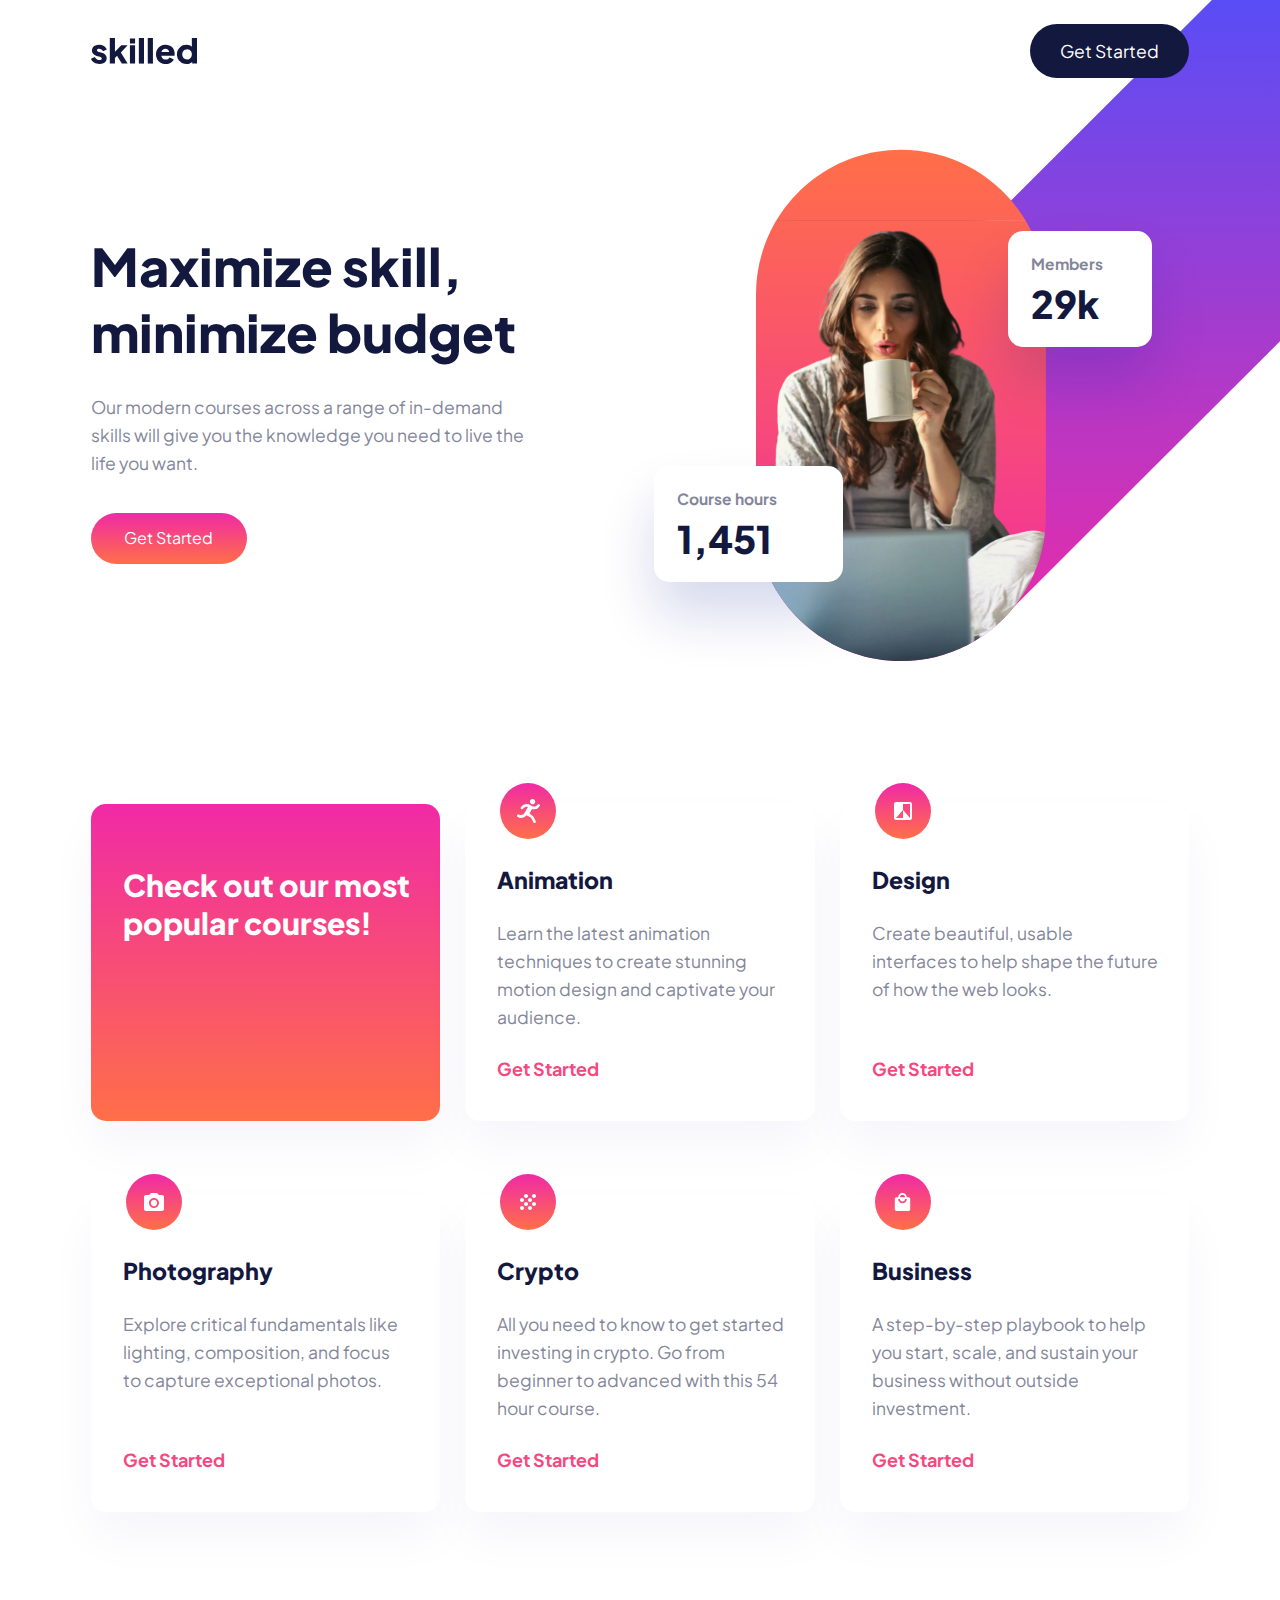
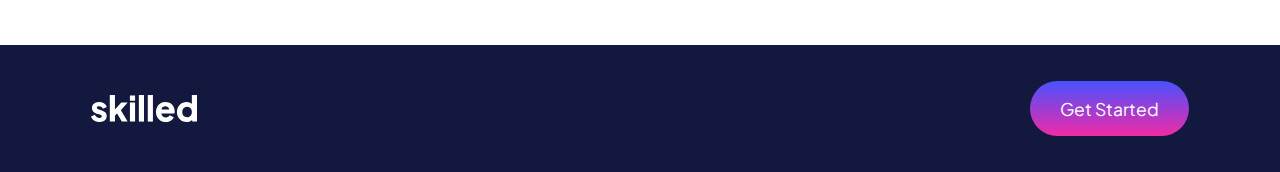
<file: skilled-lp/home.html>
<!DOCTYPE html>
<html lang="en">

<head>
	<title>HomePage</title>
	<meta charset="UTF-8">
	<meta name="format-detection" content="telephone=no">
	<!-- <style>body{opacity: 0;}</style> -->
	<link rel="stylesheet" href="css/style.min.css?_v=20240729115519">
	<link rel="shortcut icon" href="favicon.ico">
	<!-- <meta name="robots" content="noindex, nofollow"> -->
	<meta name="viewport" content="width=device-width, initial-scale=1.0">
</head>

<body>
	<div class="wrapper">
		<header class="header">
			<div class="header__container">
				<div class="header__logo"><img src="img/logo.svg" alt="logo"></div>
				<a href="" class="header__button button button--blue text text--medium">Get Started</a>
			</div>
		</header>
		<main class="page">
			<section class="page__content content">
				<div class="page__container">
					<div class="content__body">
						<div class="content__action">
							<h1 class="content__title title title--h1">
								Maximize skill, minimize budget
							</h1>
							<p class="content__text text text--medium">
								Our modern courses across a range of in-demand skills will
								give you the knowledge you need to live the life you want.
							</p>
							<a href="https://www.upwork.com/freelancers/~01a75a9a5d09ef15a6" target="_blank" class="content__button button button--gradient-pink">Get Started</a>
						</div>
						<div class="content__media">
							<div class="content__image">
								<img id="responsive-img" src="img/main-img.svg" alt="main">
							</div>
							<div class="content__label label label--1">
								<div class="label__text text text--small">Members</div>
								<div class="label__count title title--h2">29k</div>
							</div>
							<div class="content__label label label--2">
								<div class="label__text text text--small">Course hours</div>
								<div class="label__count title title--h2">1,451</div>
							</div>
						</div>
					</div>
				</div>
			</section>
			<section class="page__cards cards">
				<div class="cards__container">
					<div class="cards__items">
						<article class="cards__item item__card card card--gradient-pink">
							<h2 class="card__title title title--white title--h3">
								Check out our most popular courses!
							</h2>
						</article>
						<article class="cards__item item__card card card--animation">
							<div class="card__content">
								<h3 class="card__title title title--h4">Animation</h3>
								<p class="card__text text text--medium">Learn the latest animation techniques to create
									stunning motion design and captivate your audience.</p>
							</div>
							<a href="https://www.upwork.com/freelancers/~01a75a9a5d09ef15a6" target="_blank" target="_blank" class="card__link">Get Started</a>
						</article>
						<article class="cards__item item__card card  card--design">
							<div class="card__content">
								<h3 class="card__title title title--h4">Design</h3>
								<p class="card__text text text--medium">Create beautiful, usable interfaces to help shape the
									future
									of how the web looks.</p>
							</div>
							<a href="https://www.upwork.com/freelancers/~01a75a9a5d09ef15a6" target="_blank" class="card__link">Get Started</a>
						</article>
						<article class="cards__item item__card card card--photography">
							<div class="card__content">
								<h3 class="card__title title title--h4">Photography</h3>
								<p class="card__text text text--medium">Explore critical fundamentals like lighting,
									composition,
									and
									focus to capture exceptional photos.</p>
							</div>
							<a href="https://www.upwork.com/freelancers/~01a75a9a5d09ef15a6" target="_blank" class="card__link">Get Started</a>
						</article>
						<article class="cards__item item__card card card--crypto">
							<div class="card__content">
								<h3 class="card__title title title--h4">Crypto</h3>
								<p class="card__text text text--medium">All you need to know to get started investing in crypto.
									Go
									from beginner to advanced with this 54 hour course.</p>
							</div>
							<a href="https://www.upwork.com/freelancers/~01a75a9a5d09ef15a6" target="_blank" class="card__link">Get Started</a>
						</article>
						<article class="cards__item item__card card  card--business">
							<div class="card__content">
								<h3 class="card__title title title--h4">Business</h3>
								<p class="card__text text text--medium">A step-by-step playbook to help you start, scale, and
									sustain
									your business without outside investment.</p>
							</div>
							<a href="https://www.upwork.com/freelancers/~01a75a9a5d09ef15a6" target="_blank" class="card__link">Get Started</a>
						</article>
					</div>
				</div>
			</section>
		</main>
		<footer class="footer">
			<div class="footer__container">
				<a href="#" class="footer__logo"><img src="img/logo-white.svg" alt="logo"></a>
				<a href="" class="footer__button button button--gradient-purple text text--medium">Get Started</a>
			</div>
		</footer>
	</div>
	<!-- Документація: https://template.fls.guru/template-docs/modul-preloader.html -->
	<div id="fls-preloader">
		<!-- Скріпт прелоадера -->
		<script>
			function preloader() {
				const preloaderImages = document.querySelector('[data-preloader]') ? document.querySelectorAll('[data-preloader] img') : document.querySelectorAll('img');
				const preloaderContainer = document.querySelector('#fls-preloader');
				if (preloaderImages.length) {
					const preloaderStyleTemplate = `
                <style>
                    * {
                        padding: 0px;
                        margin: 0px;
                        border: 0px;
                        box-sizing: border-box;
                    }
                    /* Головний блок */
                    .fls-preloader{
                        pointer-events: none;
                        z-index: -1;
                        position: fixed;
                        width: 100%;
                        height: 100%;
                        top: 0;
                        left: 0;
								
                        display: flex;
								flex-direction: column;
                        justify-content:center;
                        align-items: center;
                    }

						.fls-preloader__logo {
							margin-bottom: 5px;
						}

						.progress {
							height: 4.5px;
							width: 145.6px;
							background: linear-gradient(#666ca3 0 0),
								linear-gradient(#666ca3 0 0),
								#f74780;
							background-size: 60% 100%;
							background-repeat: no-repeat;
							animation: progress-7x9cg2 3s infinite;
						}

						@keyframes progress-7x9cg2 {
							0% {
								background-position: -150% 0,-150% 0;
							}

							66% {
								background-position: 250% 0,-150% 0;
							}

							100% {
								background-position: 250% 0, 250% 0;
							}
						}

                    .lock body{
                        overflow: hidden;
                        touch-action: none;
                        overscroll-behavior: none;
                    }
                    .loading body>*:not(.fls-preloader){
                        opacity: 0;
                        visibility: hidden;
                    }
                    .loaded body>*:not(.fls-preloader){
                        transition: opacity 0.5s ease 0s;
                        opacity: 1;
                        visibility: visible;
                    }
                </style>`;

					document.head.insertAdjacentHTML("beforeend", preloaderStyleTemplate);

					const preloaderTemplate = `
                    <div class="fls-preloader">
						  		<div class="fls-preloader__logo"><img src="img/logo.svg" alt="logo"></div>
                        <div class="progress"></div>
                    </div>`;
					document.body.insertAdjacentHTML("beforeend", preloaderTemplate);

					const
						preloader = document.querySelector('.fls-preloader'),
						htmlDocument = document.documentElement;

					let imagesLoadedCount = progress = 0;

					htmlDocument.classList.add('loading');
					htmlDocument.classList.add('lock');

					preloaderImages.forEach(preloaderImage => {
						const imgClone = document.createElement('img');
						if (imgClone) {
							imgClone.onload = imageLoaded;
							imgClone.onerror = imageLoaded;
							preloaderImage.dataset.src ? imgClone.src = preloaderImage.dataset.src : imgClone.src = preloaderImage.src;
						}
					});

					function imageLoaded() {
						imagesLoadedCount++;
						progress = Math.round((100 / preloaderImages.length) * imagesLoadedCount);
						if (progress >= 100) {
							addLoadedClass();
						}
					}

					function addLoadedClass() {
						htmlDocument.classList.add('loaded');
						htmlDocument.classList.remove('lock');
						htmlDocument.classList.remove('loading');
						setTimeout(() => {
							preloader.remove();
							preloaderContainer.remove();
						}, 500);
					}
				} else {
					preloaderContainer.remove();
				}
			}
			preloader();
		</script>
	</div>
	<script src="js/app.min.js?_v=20240729115519"></script>
</body>

</html>
</file>
<file: qr_code_component/css/style.min.css>
@charset "UTF-8";@import url(https://fonts.googleapis.com/css?family=Outfit:regular,700&display=swap);*{padding:0;margin:0;border:0}*,*::after,*::before{box-sizing:border-box}*::after,*::before{display:inline-block}body,html{height:100%;min-width:375px}body{color:#7b879d;line-height:1;font-family:Outfit;font-size:.9375rem;-ms-text-size-adjust:100%;-moz-text-size-adjust:100%;-webkit-text-size-adjust:100%;-webkit-font-smoothing:antialiased;-moz-osx-font-smoothing:grayscale}button,input,textarea{font-family:Outfit;font-size:inherit;line-height:inherit;color:inherit;background-color:transparent}input,textarea{width:100%}label{display:inline-block}button,option,select{cursor:pointer}a{display:inline-block;color:inherit;text-decoration:none}ul li{list-style:none}img{vertical-align:top}h1,h2,h3,h4,h5,h6{font-weight:inherit;font-size:inherit}.lock body{overflow:hidden;touch-action:none;-ms-scroll-chaining:none;overscroll-behavior:none}.wrapper{min-height:100%;display:flex;flex-direction:column;overflow:hidden}@supports (overflow:clip){.wrapper{overflow:clip}}.wrapper > main{flex:1 1 auto}.wrapper > *{min-width:0}[class*=__container]{max-width:75rem;margin:0 auto;padding:0 .9375rem}.ibg{width:100%;height:100%;-o-object-fit:cover;object-fit:cover}.ibg--top{-o-object-position:top;object-position:top}.ibg--bottom{-o-object-position:bottom;object-position:bottom}.ibg--left{-o-object-position:left;object-position:left}.ibg--right{-o-object-position:right;object-position:right}.ibg--contain{-o-object-fit:contain;object-fit:contain}body{background:#d6e2f0}.wrapper{display:grid;place-items:center}.qrcode__item{padding:1rem 1rem 2.5rem 1rem;max-width:20rem}.item-qrcode{background:#fff;border-radius:1.25rem;box-shadow:0 25px 25px 0 rgba(0,0,0,.05)}.item-qrcode__image{position:relative;padding:4rem;background:#2c7dfa;margin-bottom:1.5rem;border-radius:.625rem;overflow:hidden}.item-qrcode__image::after,.item-qrcode__image::before{content:"";position:absolute;width:20.5rem;height:20.5rem;background:#fff;border-radius:50%;opacity:.07}.item-qrcode__image::before{top:57%;left:60%}.item-qrcode__image::after{bottom:44%;right:31%}.item-qrcode__image img{max-width:100%}.item-qrcode__title{color:#1f3251;font-family:Outfit;font-size:1.375rem;font-weight:700;line-height:1.2727272727;letter-spacing:em(28,22);text-align:center;margin-bottom:1rem}.item-qrcode__text{padding:0 1rem;color:#7b879d;font-family:Outfit;line-height:19px;line-height:1.2666666667;letter-spacing:em(.19,15);text-align:center}
</file>
<file: skilled-lp/css/style.min.css>
@charset "UTF-8";@import url(https://fonts.googleapis.com/css?family=Plus+Jakarta+Sans:500,700,800&display=swap);[class*=_icon-]::before{font-family:icons;font-style:normal;font-weight:400;font-variant:normal;text-transform:none;line-height:1;-webkit-font-smoothing:antialiased;-moz-osx-font-smoothing:grayscale}*{padding:0;margin:0;border:0}*,*::after,*::before{box-sizing:border-box}*::after,*::before{display:inline-block}body,html{height:100%;min-width:375px}body{color:#13183f;line-height:1;font-family:"Plus Jakarta Sans";font-size:1rem;-ms-text-size-adjust:100%;-moz-text-size-adjust:100%;-webkit-text-size-adjust:100%;-webkit-font-smoothing:antialiased;-moz-osx-font-smoothing:grayscale}button,input,textarea{font-family:"Plus Jakarta Sans";font-size:inherit;line-height:inherit;color:inherit;background-color:transparent}input,textarea{width:100%}label{display:inline-block}button,option,select{cursor:pointer}a{display:inline-block;color:inherit;text-decoration:none}ul li{list-style:none}img{vertical-align:top}h1,h2,h3,h4,h5,h6{font-weight:inherit;font-size:inherit}body{background-color:linear-gradient(180deg,#fff,#f0f1ff 100%)}.lock body{overflow:hidden;touch-action:none;-ms-scroll-chaining:none;overscroll-behavior:none}.wrapper{min-height:100%;display:flex;flex-direction:column;overflow:hidden}@supports (overflow:clip){.wrapper{overflow:clip}}.wrapper > main{flex:1 1 auto}.wrapper > *{min-width:0}[class*=__container]{max-width:71.25rem;margin:0 auto;padding:0 .9375rem}.ibg{width:100%;height:100%;-o-object-fit:cover;object-fit:cover}.ibg--top{-o-object-position:top;object-position:top}.ibg--bottom{-o-object-position:bottom;object-position:bottom}.ibg--left{-o-object-position:left;object-position:left}.ibg--right{-o-object-position:right;object-position:right}.ibg--contain{-o-object-fit:contain;object-fit:contain}.page__content{margin:clamp(4.6875rem,4.6875rem + 73 * (100vw - 768px) / 672,9.25rem) 0 clamp(13.125rem,13.125rem + 40 * (100vw - 768px) / 672,15.625rem) 0}.page__container{position:relative;padding:0 clamp(.9375rem,2.5rem - 25 * (100vw - 768px) / 672,2.5rem)}.page__cards{margin-bottom:clamp(5.375rem,5.375rem + 62 * (100vw - 768px) / 672,9.25rem)}.text{color:#83869a;font-family:"Plus Jakarta Sans"}.text--medium{font-weight:400;font-size:clamp(1rem,1rem + 2 * (100vw - 768px) / 672,1.125rem);line-height:clamp(1.75rem,1.75rem + -.125 * (100vw - 768px) / 672,1.625rem)}.text--small{font-weight:700;font-size:clamp(.875rem,.875rem + 2 * (100vw - 768px) / 672,1rem);line-height:1.75rem}.title{color:#13183f;font-family:"Plus Jakarta Sans";font-weight:800}.title--h1{font-size:clamp(2.5rem,2.5rem + 16 * (100vw - 768px) / 672,3.5rem);line-height:clamp(3.125rem,3.125rem + 21 * (100vw - 768px) / 672,4.4375rem)}.title--h2{font-size:clamp(2rem,2rem + 8 * (100vw - 768px) / 672,2.5rem);line-height:clamp(2.5rem,2.5rem + 10 * (100vw - 768px) / 672,3.125rem)}.title--h3{font-size:clamp(1.5rem,1.5rem + 8 * (100vw - 768px) / 672,2rem);line-height:clamp(2rem,2rem + 8 * (100vw - 768px) / 672,2.5rem)}.title--h4{font-size:clamp(1.25rem,1.25rem + 4 * (100vw - 768px) / 672,1.5rem);line-height:clamp(1.5625rem,1.5625rem + 5 * (100vw - 768px) / 672,1.875rem)}.title--white{color:#fff}.item__card{transition:all .3s ease 0s}.cards__container{padding:0 clamp(.9375rem,2.5rem - 25 * (100vw - 768px) / 672,2.5rem)}.cards__items{display:grid;grid-template-columns:repeat(3,1fr);gap:clamp(3.5rem,3.5rem + 24 * (100vw - 768px) / 672,5rem) clamp(.625rem,.625rem + 20 * (100vw - 768px) / 672,1.875rem)}.cards__item{position:relative}.item__card{display:flex;flex-direction:column;align-items:flex-start;justify-content:space-between;align-content:flex-start}.card{background-color:#fff;padding:clamp(3.5rem,3.5rem + 8 * (100vw - 768px) / 672,4rem) clamp(1.375rem,1.375rem + 10 * (100vw - 768px) / 672,2rem) clamp(2rem,2rem + 8 * (100vw - 768px) / 672,2.5rem) 2rem;border-radius:.9375rem;box-shadow:0 1.5625rem 3.125rem 0 rgba(6,22,141,.0392156863)}.card__content:not(:last-child){margin-bottom:1.5rem}.card--gradient-pink{background:linear-gradient(#f02aa6,#ff6f48)}.card__icon{width:3.5rem;height:3.5rem;background:linear-gradient(#f02aa6,#ff6f48);border-radius:50%;display:flex;justify-content:center;align-items:center}.card__icon img{width:1rem;height:1rem;-o-object-fit:contain;object-fit:contain}.card__title:not(:last-child){margin-bottom:1.5rem}.card__link{color:#f74780;font-size:1.125rem;font-weight:700;line-height:1.5555555556}.button{display:inline-flex;padding:clamp(.625rem,.625rem + 4 * (100vw - 768px) / 672,.875rem) clamp(1.5rem,1.5rem + 8 * (100vw - 768px) / 672,2rem);border-radius:1.75rem;transition:all .3s ease 0s;color:#fff}.button--blue{background-color:#13183f}.button--gradient-pink{background:linear-gradient(#f02aa6,#ff6f48);border-radius:1.9688rem;padding:clamp(.9375rem,15px + 3 * (100vw - 768px) / 672,1.125rem) clamp(2rem,2.375rem - 6 * (100vw - 768px) / 672,2.375rem)}.button--gradient-purple{background:linear-gradient(#4851ff,#f02aa6)}.header__container{display:flex;justify-content:space-between;align-items:center;padding:clamp(1rem,1rem + 8 * (100vw - 768px) / 672,1.5rem) clamp(1rem,1rem + 24 * (100vw - 768px) / 672,2.5rem);z-index:100}.header__logo{max-width:100%;width:auto}.header__logo img{max-width:clamp(5.5625rem,5.5625rem + 22.17 * (100vw - 768px) / 672,6.9481rem);height:auto}.footer{background:#13183f}.footer__container{display:flex;justify-content:space-between;align-items:center;padding:clamp(1rem,2.25rem - 20 * (100vw - 768px) / 672,2.25rem) clamp(1rem,1rem + 24 * (100vw - 768px) / 672,2.5rem)}.footer__logo{max-width:100%;width:auto}.footer__logo img{max-width:clamp(5.5625rem,5.5625rem + 22.17 * (100vw - 768px) / 672,6.9481rem);height:auto}.content{position:relative}.content__body{display:flex;-webkit-column-gap:clamp(2rem,2rem + 250 * (100vw - 768px) / 672,17.625rem);-moz-column-gap:clamp(2rem,2rem + 250 * (100vw - 768px) / 672,17.625rem);column-gap:clamp(2rem,2rem + 250 * (100vw - 768px) / 672,17.625rem)}.content__title:not(:last-child){margin-bottom:clamp(1.5625rem,1.5625rem + 4 * (100vw - 768px) / 672,1.8125rem)}.content__text{padding-right:clamp(0,0 + 17 * (100vw - 768px) / 672,1.0625rem)}.content__text:not(:last-child){margin-bottom:clamp(1.5rem,1.5rem + 16 * (100vw - 768px) / 672,2.5rem)}.content__image{position:absolute;width:214%;height:auto;bottom:clamp(-75%,-16% + -59 * (100vw - 768px) / 672,-16%);left:0;-o-object-fit:cover;object-fit:cover;z-index:-1}.content__image img{max-width:100%;height:auto}.content__action{flex:0 1 clamp(24.875rem,24.875rem + 59 * (100vw - 768px) / 672,28.5625rem)}.content__media{position:relative;flex:0 1 clamp(16.125rem,16.125rem + 113 * (100vw - 768px) / 672,23.1875rem)}.content__label{display:inline-block;border-radius:15px;box-shadow:0 34px 54px 0 rgba(6,22,141,.1607843137);background-color:#fff;padding-top:clamp(1rem,1rem + 4 * (100vw - 768px) / 672,1.25rem);padding-bottom:clamp(1rem,1rem + 4 * (100vw - 768px) / 672,1.25rem);padding-left:clamp(20px,20px + 4 * (100vw - 768px) / 672,24px)}.label{position:absolute}.label__text:not(:last-child){margin-bottom:clamp(.0625rem,.0625rem + 1 * (100vw - 768px) / 672,.125rem)}.label__count{text-align:left}.label--1{padding-right:clamp(1.25rem,1.25rem + 37 * (100vw - 768px) / 672,3.5625rem);top:clamp(-63px,-63px + 81 * (100vw - 768px) / 672,1.125rem);right:clamp(-64px,-10px + -54 * (100vw - 768px) / 672,-.625rem)}.label--2{padding-right:clamp(2.8125rem,2.8125rem + 27 * (100vw - 768px) / 672,4.5rem);bottom:clamp(-5.4375rem,-5.4375rem + 105 * (100vw - 768px) / 672,-1.125rem);left:clamp(-7.5rem,-2.8125rem + -75 * (100vw - 768px) / 672,-2.8125rem)}.card--animation::before{position:absolute;content:"";background:url(../img/icons/animation.svg) center center/1.4106rem 1.5rem no-repeat,linear-gradient(#f02aa6,#ff6f48);display:inline-block;top:-6.741573%;left:9.937888%;width:3.5rem;height:3.5rem;border-radius:50%}.card--design::before{position:absolute;content:"";background:url(../img/icons/design.svg) center center/1.125rem 1.125rem no-repeat,linear-gradient(#f02aa6,#ff6f48);display:inline-block;top:-6.741573%;left:9.937888%;width:3.5rem;height:3.5rem;border-radius:50%}.card--photography::before{position:absolute;content:"";background:url(../img/icons/photography.svg) center center/1.25rem 1.125rem no-repeat,linear-gradient(#f02aa6,#ff6f48);display:inline-block;top:-6.741573%;left:9.937888%;width:3.5rem;height:3.5rem;border-radius:50%}.card--crypto::before{position:absolute;content:"";background:url(../img/icons/crypto.svg) center center/1rem 1rem no-repeat,linear-gradient(#f02aa6,#ff6f48);display:inline-block;top:-6.741573%;left:9.937888%;width:3.5rem;height:3.5rem;border-radius:50%}.card--business::before{position:absolute;content:"";background:url(../img/icons/business.svg) center center/1.3125rem 1.125rem no-repeat,linear-gradient(#f02aa6,#ff6f48);display:inline-block;top:-6.741573%;left:9.937888%;width:3.5rem;height:3.5rem;border-radius:50%}@media (min-width:47.99875em){.header__container{padding:1.5rem clamp(.9375rem,2.5rem - 25 * (100vw - 768px) / 672,2.5rem)}.footer__container{padding:2.25rem clamp(.9375rem,2.5rem - 25 * (100vw - 768px) / 672,2.5rem)}}@media (max-width:61.99875em){.cards__items{grid-template-columns:repeat(2,1fr)}}@media (max-width:47.99875em){.page__content{margin:clamp(22px,2px + 53 * (100vw - 48rem) / 672,75px) 0 clamp(70px,70px + 140 * (100vw - 48rem) / 672,210px) 0}.page__container{padding:0 clamp(16px,16px + 24 * (100vw - 768px) / 672,40px)}.cards__container{padding:0 clamp(16px,16px + 24 * (100vw - 768px) / 672,40px)}.cards__items{grid-template-columns:auto}.card--gradient-pink{padding:clamp(24px,24px + 32 * (100vw - 768px) / 672,56px) clamp(21px,28px - 7 * (100vw - 48rem) / 672,28px) 32px clamp(21px,28px - 7 * (100vw - 48rem) / 672,28px)}.content__body{flex-direction:column;align-items:center}.content__image{position:relative;width:100%;bottom:0}.content__action{flex:0 1 auto}.content__action:not(:last-child){margin-bottom:4.375rem}.content__media{flex:0 1 auto}.label--1{top:clamp(-63px,-63px - 87 * (100vw - 768px) / 672,-24px);right:clamp(-37px,-37px + 47 * (100vw - 768px) / 672,-10px)}.label--2{bottom:clamp(-87px,-87px - 111 * (100vw - 768px) / 672,-24px);left:clamp(-45px,-37px + -8 * (100vw - 768px) / 672,-37px)}}@media (max-width:47.99875em) and (max-width:47.99875em){.card{padding:56px clamp(21px,28px - 7 * (100vw - 48rem) / 672,28px) 32px clamp(21px,28px - 7 * (100vw - 48rem) / 672,28px)}}@media (any-hover:hover){.item__card:hover{scale:1.05}.card__link:hover{color:#ffa7c3}.button--blue:hover{background:#666ca3}.button--gradient-pink:hover{position:relative}.button--gradient-pink:hover::after{content:"";position:absolute;top:0;left:0;width:100%;height:100%;background:rgba(255,255,255,.5019607843);border-radius:1.96875rem}.button--gradient-purple:hover{position:relative}.button--gradient-purple:hover::after{content:"";position:absolute;top:0;left:0;width:100%;height:100%;background:rgba(255,255,255,.5019607843);border-radius:1.75rem}}
</file>
<file: sunnyside-agency-lp/css/style.min.css>
@import url(https://fonts.googleapis.com/css?family=Barlow:600&display=swap);@import url(https://fonts.googleapis.com/css?family=Fraunces:700,900&display=swap);[class*=_icon-]::before{font-family:icons;font-style:normal;font-weight:400;font-variant:normal;text-transform:none;line-height:1;-webkit-font-smoothing:antialiased;-moz-osx-font-smoothing:grayscale}._icon-arrow:before{content:""}._icon-facebook:before{content:""}._icon-pinterest:before{content:""}._icon-twitter:before{content:""}._icon-instagram:before{content:""}*{padding:0;margin:0;border:0}*,*::after,*::before{box-sizing:border-box}*::after,*::before{display:inline-block}body,html{height:100%;min-width:375px}body{color:#808397;line-height:1;font-family:Barlow;font-size:1.125rem;-ms-text-size-adjust:100%;-moz-text-size-adjust:100%;-webkit-text-size-adjust:100%;-webkit-font-smoothing:antialiased;-moz-osx-font-smoothing:grayscale}button,input,textarea{font-family:Barlow;font-size:inherit;line-height:inherit;color:inherit;background-color:rgba(0,0,0,0)}input,textarea{width:100%}label{display:inline-block}button,option,select{cursor:pointer}a{display:inline-block;color:inherit;text-decoration:none}ul li{list-style:none}img{vertical-align:top}h1,h2,h3,h4,h5,h6{font-weight:inherit;font-size:inherit}body{background-color:#fffcf8}.lock body{overflow:hidden;touch-action:none;-ms-scroll-chaining:none;overscroll-behavior:none}.wrapper{min-height:100%;display:flex;flex-direction:column;overflow:hidden}@supports (overflow:clip){.wrapper{overflow:clip}}.wrapper>main{flex:1 1 auto}.wrapper>*{min-width:0}[class*=__container]{max-width:91.875rem;margin:0 auto;padding:0 .9375rem}[class*="--gc"]{display:grid;min-width:0;grid-template-columns:.9375rem 1fr minmax(auto,90rem) 1fr .9375rem}[class*="--gc"]>*{min-width:0;grid-column:3/4}.menu{display:flex;-webkit-column-gap:47px;-moz-column-gap:47px;column-gap:47px}.menu__body{justify-self:center;align-self:center}.menu__list{display:flex;justify-content:center;align-items:center;-webkit-column-gap:47px;-moz-column-gap:47px;column-gap:47px;position:relative}.menu__list li{opacity:1}.icon-menu{display:none}.ibg{width:100%;height:100%;-o-object-fit:cover;object-fit:cover}.ibg--top{-o-object-position:top;object-position:top}.ibg--bottom{-o-object-position:bottom;object-position:bottom}.ibg--left{-o-object-position:left;object-position:left}.ibg--right{-o-object-position:right;object-position:right}.ibg--contain{-o-object-fit:contain;object-fit:contain}.title{font-family:Fraunces;font-weight:900}.title--h1{color:#fff;font-size:clamp(40px,40px + 16*(100vw - 375px)/1065,56px);line-height:clamp(49px,49px + 20*(100vw - 375px)/1065,69px);letter-spacing:clamp(6.25px,6.25px + 2.5004*(100vw - 375px)/1065,8.7504px);text-align:center;text-transform:uppercase}.title--h2{color:#24303e;font-size:clamp(32px,32px + 8*(100vw - 375px)/1065,40px);line-height:clamp(39px,39px + 10*(100vw - 375px)/1065,49px);letter-spacing:clamp(-.2896px,.2896px + -.0596*(100vw - 375px)/1065,-.23px);text-align:left}.title--h2_testim{font-size:18px;line-height:22px;letter-spacing:-.13px;text-align:center}.title--h3{font-size:28px;line-height:35px;letter-spacing:-.2px;text-align:center}.title--h3_green{color:#24554a}.title--h3_blue{color:#052c3b}.title--h4{color:#a7aaad;font-size:clamp(16px,16px + 4*(100vw - 375px)/1065,20px);line-height:clamp(20px,20px + 5*(100vw - 375px)/1065,25px);letter-spacing:clamp(4px,4px + 1*(100vw - 375px)/1065,5px);text-align:center;text-transform:uppercase}.title--h4_testim{font-size:14px;font-weight:600;letter-spacing:-.1px}.title--link{color:#24303e;font-size:15px;line-height:25px;letter-spacing:1px;text-align:left;text-transform:uppercase}.text{font-weight:600}.text--grey{color:#808397;line-height:30px;letter-spacing:-.13px;text-align:left}.text--colorful{font-size:16px;line-height:27px;letter-spacing:-.1104px;text-align:center}.text--colorful_green{color:#3e7467}.text--colorful_blue{color:#19536c}.text--dark-grey{color:#5b636d;line-height:32px;letter-spacing:-.13px;text-align:center}.text--hdft{line-height:25px;letter-spacing:-.13px;text-align:left}.text--hdft_hd{color:#fff;font-size:clamp(18px,18px + 2*(100vw - 375px)/1065,20px);letter-spacing:clamp(-.14px,-.14px + .01*(100vw - 375px)/1065,-.13px)}.text--hdft_ft{color:#458d7e}.button{position:relative;display:inline-flex;flex-shrink:0;padding:15px 31px;border-radius:28px;background:#fff;color:#24303e;font-family:Fraunces;font-size:15px;font-weight:700;line-height:25px;letter-spacing:-.1104px;text-align:center;text-transform:uppercase;overflow:hidden;z-index:2;transition:all .3s ease 0s}.button span{z-index:3;position:relative}.header{background:#44bcf7 url(../img/main.svg) center center/auto 100vh no-repeat;height:100vh;overflow:hidden;z-index:100}.header__main{display:flex;justify-content:space-between;padding:clamp(32px,32px + 2*(100vw - 375px)/1065,34px) clamp(9px,9px + 16*(100vw - 375px)/1065,25px)}.header__main:not(:last-child){margin-bottom:clamp(56px,56px + 15*(100vw - 375px)/1065,71px)}.header__logo{justify-self:center;align-self:center}.header__logo svg{height:clamp(24px,24px + 9*(100vw - 375px)/1065,33px);width:auto}.header__logo svg path{width:100%;max-width:100%;height:auto}.header__content{display:flex;flex-direction:column;justify-content:center;align-items:center}.header__title:not(:last-child){margin-bottom:clamp(52px,52px + 45*(100vw - 375px)/1065,97px)}.header__icon{font-size:107.48px;color:#fff}.footer{background:#90d4c6}.footer__container{display:flex;flex-direction:column;align-items:center;padding:72px 0}.footer__logo:not(:last-child){margin-bottom:40px}.footer__logo svg path{width:100%;max-width:100%;height:auto;fill:#2c7566}.footer__menu:not(:last-child){margin-bottom:88px}.footer__social{display:flex;-webkit-column-gap:28px;-moz-column-gap:28px;column-gap:28px}.menu-footer__list{display:flex;-webkit-column-gap:57px;-moz-column-gap:57px;column-gap:57px}.social-footer__icon{font-size:20px;color:#2c7566}html{scroll-behavior:smooth}.content__container{display:grid;grid-template-columns:repeat(2,1fr);padding:0;grid-template-areas:"item-content--1 content__image--1" "content__image--2 item-content--2" "content__image--3 content__image--4"}.content .item-content--1{grid-area:item-content--1}.content .content__image--1{grid-area:content__image--1}.content .content__image--2{grid-area:content__image--2}.content .item-content--2{grid-area:item-content--2}.content .content__image--3{grid-area:content__image--3}.content .content__image--4{grid-area:content__image--4}.content .content__item{padding:clamp(64px,64px + 93*(100vw - 375px)/1065,157px) clamp(24px,24px + 86*(100vw - 375px)/1065,110px) clamp(64px,64px + 93*(100vw - 375px)/1065,157px) clamp(24px,24px + 141*(100vw - 375px)/1065,165px)}.content .content__item:nth-child(4){padding:clamp(64px,64px + 93*(100vw - 375px)/1065,157px) clamp(24px,24px + 141*(100vw - 375px)/1065,165px) clamp(64px,64px + 93*(100vw - 375px)/1065,157px) clamp(24px,24px + 86*(100vw - 375px)/1065,110px)}.content__img{width:100%;height:100%;-o-object-fit:cover;object-fit:cover}.item-content__title:not(:last-child){margin-bottom:32px}.item-content__text:not(:last-child){margin-bottom:40px}.item-content__link{position:relative;display:inline-block;align-self:flex-start;padding:0 8px}.item-content__link::before{content:"";position:absolute;left:0;right:0;bottom:0;height:10px;border-radius:28px;z-index:-1;opacity:.25;transition:opacity .3s ease}.item-content__link--yellow::before{background-color:#fad400}.item-content__link--pink::before{background-color:#fe7766}.colorful-item{position:relative}.colorful-item__content{position:absolute;bottom:9.833333%;left:50%;-webkit-transform:translate(-50%,0);transform:translate(-50%,0);width:clamp(327px,327px + 2*(100vw - 375px)/1065,329px)}.colorful-item__title{text-align:center}.colorful-item__title:not(:last-child){margin-bottom:27px}.colorful-item__text{text-align:center}.testimonials__container{padding:clamp(64px,64px + 96*(100vw - 375px)/1065,160px) clamp(24px,24px + 141*(100vw - 375px)/1065,165px) clamp(86px,86px + 74*(100vw - 375px)/1065,160px) clamp(24px,24px + 141*(100vw - 375px)/1065,165px)}.testimonials__title:not(:last-child){margin-bottom:clamp(64px,64px + 17*(100vw - 375px)/1065,81px)}.testimonials__items{display:flex;flex-direction:row;flex-wrap:nowrap;justify-content:center;align-content:stretch;align-items:stretch;gap:30px}.testimonials__item{order:0;flex:0 1 33.333%;align-self:auto}.item-testimonials{display:flex;flex-direction:column;justify-content:space-between;flex-wrap:wrap}.item-testimonials__image{align-self:center}.item-testimonials__image img{max-width:100%}.item-testimonials__image:not(:last-child){margin-bottom:clamp(32px,32px + 26*(100vw - 375px)/1065,58px)}.item-testimonials__text:not(:last-child){margin-bottom:clamp(32px,32px + 37*(100vw - 375px)/1065,69px)}.item-testimonials__title:not(:last-child){margin-bottom:9px}.bitmap__container{display:flex;justify-content:center;flex-wrap:wrap;padding:0}.bitmap__image{overflow:hidden;height:55.875vh;flex:0 1 25%}.bitmap__image img{-o-object-fit:cover;object-fit:cover;width:100%;height:100%}@media (max-width:61.99875em){.bitmap__image{flex:0 1 50%;height:auto}.content__container{grid-template-columns:1fr;grid-template-areas:"content__image--1" "item-content--1 " "content__image--2" "item-content--2" "content__image--3" "content__image--4"}.content__img{height:57.992vh;-o-object-fit:cover;object-fit:cover}.item-content h1,.text,.title,h2,h3,h4{text-align:center}.item-content{text-align:center}.colorful-item__image{height:111.52vh}.testimonials__items{display:flex;flex-direction:row;flex-wrap:wrap;justify-content:center;align-content:stretch;align-items:stretch}.testimonials__item{flex:1 1 33.333%;align-self:auto}.testimonials__item:nth-child(3){flex:0 1 50%}}@media (max-width:53.12375em){.testimonials__items{display:flex;flex-direction:row;flex-wrap:wrap;justify-content:center;align-content:stretch;align-items:stretch}.testimonials__item{flex:1 1 33.333%;align-self:auto}.testimonials__item:nth-child(3){flex:0 1 50%}}@media (max-width:47.99875em){.menu__body{position:fixed;width:100%;height:100%;left:0;top:-100%;overflow:auto;padding:106px 24px 0 24px;transition:top .3s}.menu__body::before{content:"";position:fixed;width:100%;height:4.375rem;left:0;top:-100%;transition:top .3s;z-index:2}.menu-open .menu__body{top:0}.menu-open .menu__body::before{top:0}.menu__list{flex-direction:column;background-color:#fff;padding:39px 95px;row-gap:32px}.menu__list li{color:#808397}.menu__list::after{content:"";position:absolute;top:-24px;right:0;width:0;height:0;border-left:24px solid transparent;border-bottom:24px solid #fff}.menu__list__link{flex-direction:column}.icon-menu{display:block;position:relative;width:1.5rem;height:1.125rem;z-index:5}.icon-menu span,.icon-menu::after,.icon-menu::before{content:"";transition:all .3s ease 0s;right:0;position:absolute;width:100%;height:.125rem;background-color:#fff}.icon-menu::before{top:0}.icon-menu::after{bottom:0}.icon-menu span{top:calc(50% - .0625rem)}.menu-open .icon-menu{opacity:.5}.menu-open .icon-menu::before{top:0}.menu-open .icon-menu::after{bottom:0}.menu-open .icon-menu span{top:calc(50% - .0625rem)}.button{background:#fbd600}}@media (max-width:47.99875em)and (any-hover:none){.icon-menu{cursor:default}}@media (max-width:37.49875em){.testimonials__items{display:block}.testimonials__item:not(:last-child){margin-bottom:64px}}@media (any-hover:hover){.menu__list li:hover{opacity:.75}.button:hover{background:rgba(255,255,255,.25);color:#fff}.menu-footer__link:hover{color:#fff}.social-footer__icon:hover{color:#fff}.item-content__link:hover::before{opacity:1}.bitmap__image img:hover{-webkit-transform:scale(1.1);transform:scale(1.1)}}
</file>
